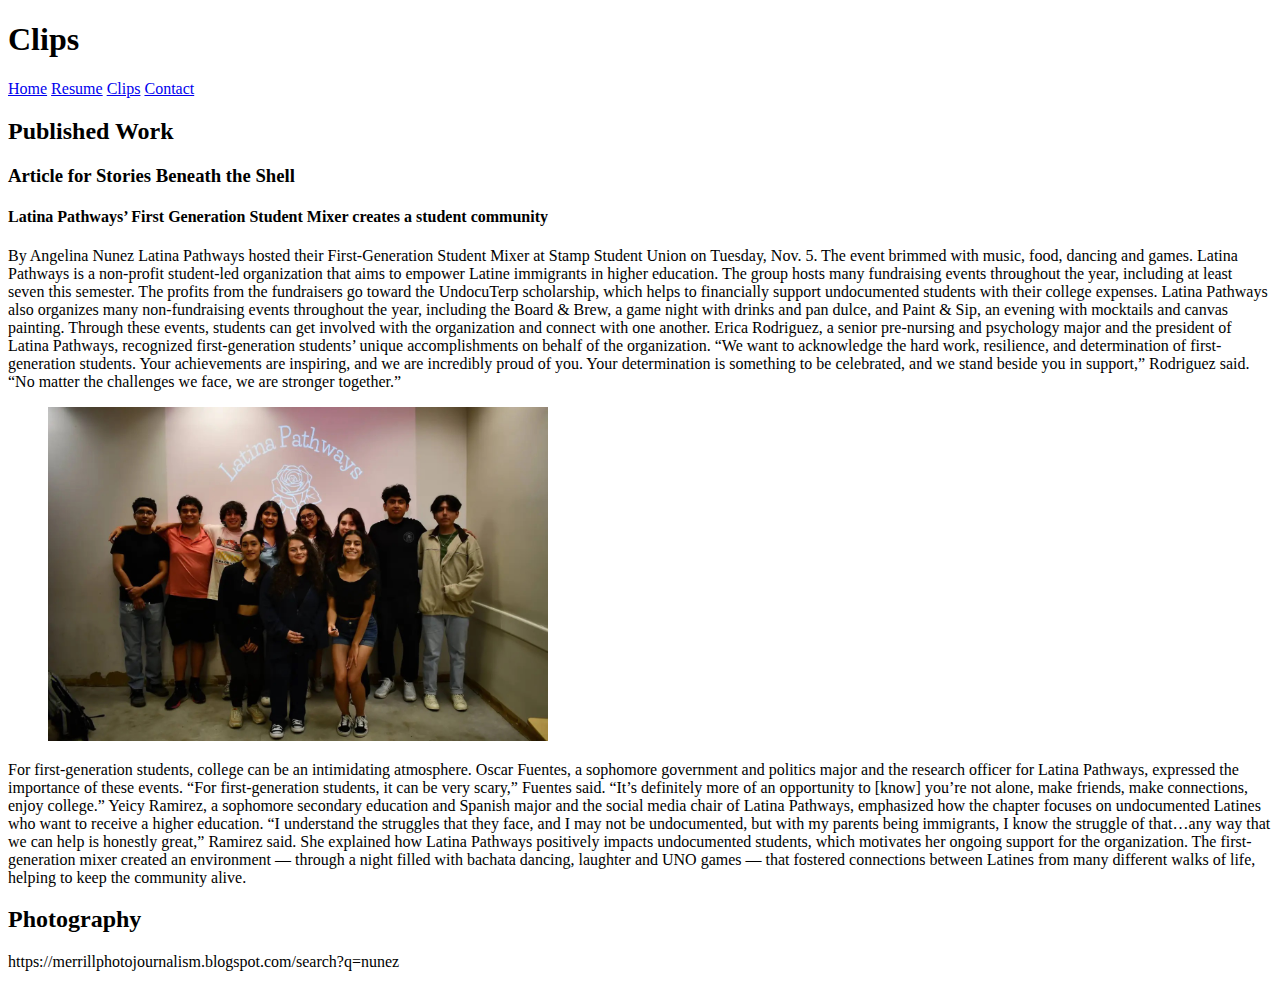
<file: clips/index.html>
<!DOCTYPE html>
<html lang="en">

<head>
    <meta charset="utf-8">
    <meta name="viewport" content="width=device-width, initial-scale=1">
    <title>clips</title>
    <meta name="clips" content="clips content">
    <link href="https://cdn.jsdelivr.net/npm/bootstrap@5.3.8/dist/css/bootstrap.min.css" rel="stylesheet"
        integrity="sha384-sRIl4kxILFvY47J16cr9ZwB07vP4J8+LH7qKQnuqkuIAvNWLzeN8tE5YBujZqJLB" crossorigin="anonymous">
    <link rel="stylesheet" href="../site/css/style.css">
    <script src="https://cdn.jsdelivr.net/npm/bootstrap@5.3.8/dist/js/bootstrap.bundle.min.js"
        integrity="sha384-FKyoEForCGlyvwx9Hj09JcYn3nv7wiPVlz7YYwJrWVcXK/BmnVDxM+D2scQbITxI"
        crossorigin="anonymous"></script>
</head>

<body>
    <div class="container">
        <div class="row justify-content-center align-items-center">
            <h1>Clips</h1>
            <nav>
                <a href="../">Home</a>
                <a href="/resume">Resume</a>
                <a href="#">Clips</a>
                <a href="/contact">Contact</a>
            </nav>
        </div>
        <div class="article-text">
            <h2 class="fw-semibold">Published Work</h2>
            <h3>Article for Stories Beneath the Shell</h3>
            <h4>Latina Pathways’ First Generation Student Mixer creates a student community</h4>
            <p>By Angelina Nunez

                Latina Pathways hosted their First-Generation Student Mixer at Stamp Student Union on Tuesday,
                Nov.
                5. The event brimmed with music, food, dancing and games.

                Latina Pathways is a non-profit student-led organization that aims to empower Latine immigrants
                in
                higher education. The group hosts many fundraising events throughout the year, including at
                least
                seven this semester.

                The profits from the fundraisers go toward the UndocuTerp scholarship, which helps to
                financially
                support undocumented students with their college expenses.

                Latina Pathways also organizes many non-fundraising events throughout the year, including the
                Board
                & Brew, a game night with drinks and pan dulce, and Paint & Sip, an evening with mocktails and
                canvas painting. Through these events, students can get involved with the organization and
                connect
                with one another.

                Erica Rodriguez, a senior pre-nursing and psychology major and the president of Latina Pathways,
                recognized first-generation students’ unique accomplishments on behalf of the organization.

                “We want to acknowledge the hard work, resilience, and determination of first-generation
                students.
                Your achievements are inspiring, and we are incredibly proud of you. Your determination is
                something
                to be celebrated, and we stand beside you in support,” Rodriguez said. “No matter the challenges
                we
                face, we are stronger together.”</p>
            <figure class="text-center">
                <img src="../site/images/latinapathways.jpeg" alt="Group photo of fall 2024 Latina Pathways members"
                    style="width: 500px; height: auto;">
                <figcaption="Latina Pathways club members on May 6, 2024. Photo by Edson Orellana."
                    style="width: 500px; height: auto;" align-items-center>
            </figure>
            <p>For first-generation students, college can be an intimidating atmosphere. Oscar Fuentes, a
                sophomore
                government and politics major and the research officer for Latina Pathways, expressed the
                importance
                of these events.

                “For first-generation students, it can be very scary,” Fuentes said. “It’s definitely more of an
                opportunity to [know] you’re not alone, make friends, make connections, enjoy college.”

                Yeicy Ramirez, a sophomore secondary education and Spanish major and the social media chair of
                Latina Pathways, emphasized how the chapter focuses on undocumented Latines who want to receive
                a
                higher education.

                “I understand the struggles that they face, and I may not be undocumented, but with my parents
                being
                immigrants, I know the struggle of that…any way that we can help is honestly great,” Ramirez
                said.

                She explained how Latina Pathways positively impacts undocumented students, which motivates her
                ongoing support for the organization.

                The first-generation mixer created an environment — through a night filled with bachata dancing,
                laughter and UNO games — that fostered connections between Latines from many different walks of
                life, helping to keep the community alive. </p>
            <h2>Photography</h2>
            <p>https://merrillphotojournalism.blogspot.com/search?q=nunez</p>
        </div>
    </div>
</body>

</html>
</file>
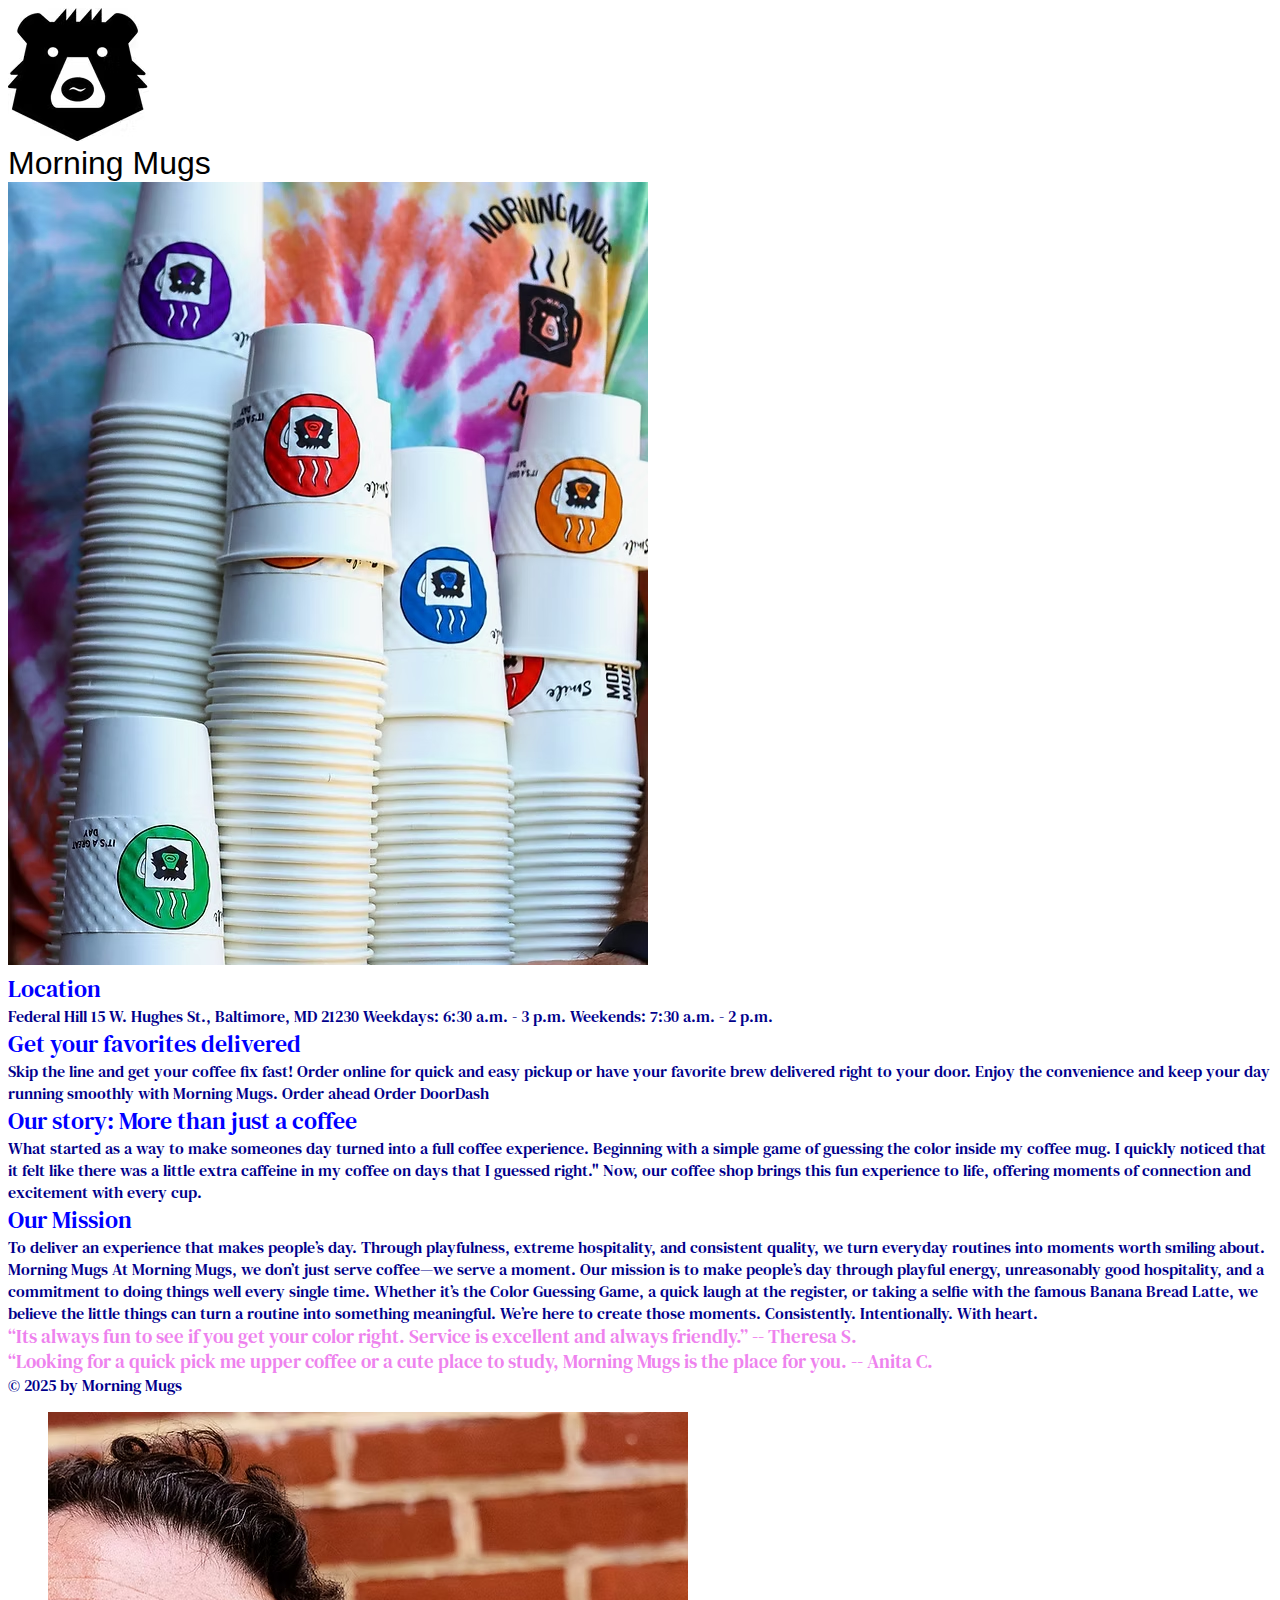
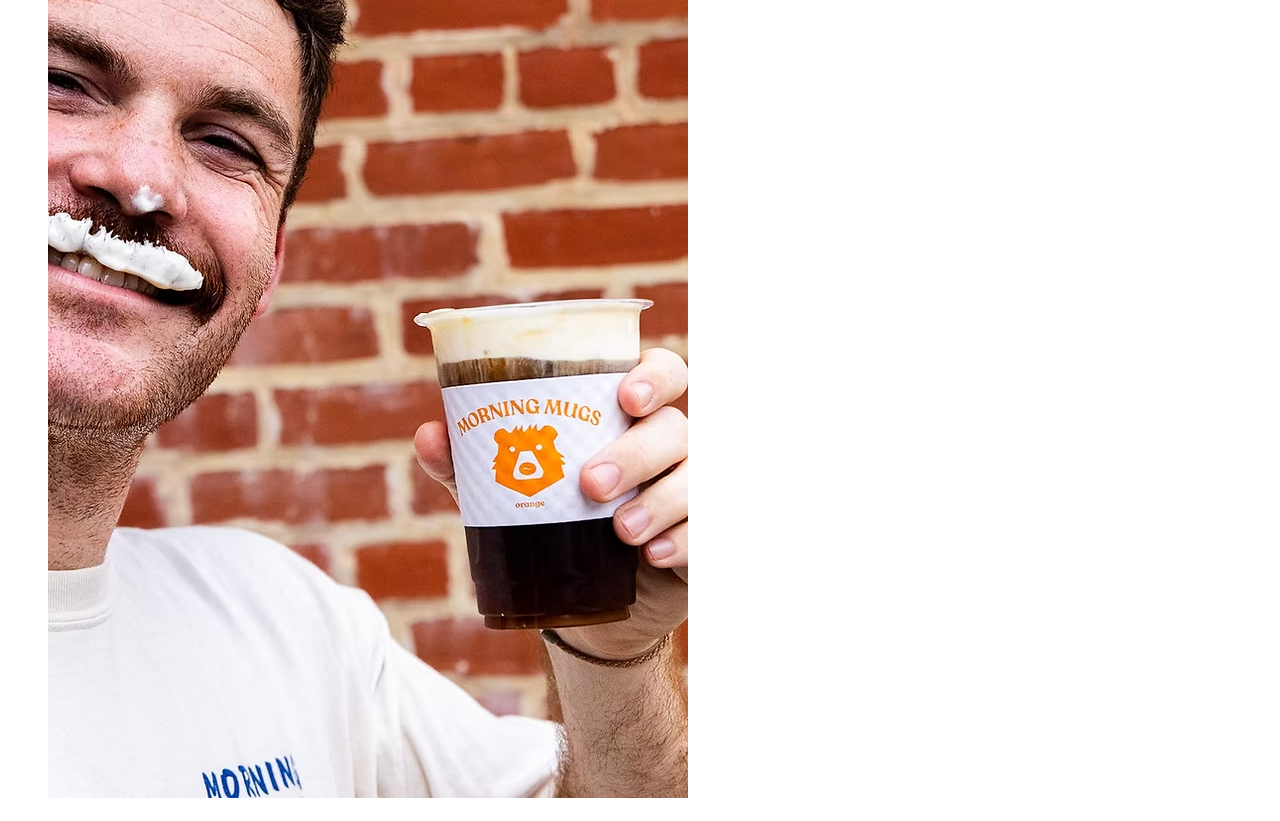
<file: projects/business-page/index.html>
<!DOCTYPE html>
<html lang="en">

<head>
    <meta charset="utf-8">
    <meta name="viewport" content="width=device-width, initial-scale=1">
    <title>business-page</title>
    <meta name="business-page" content="business-page">
    <link href="https://cdn.jsdelivr.net/npm/bootstrap@5.3.8/dist/css/bootstrap.min.css" rel="stylesheet"
        integrity="sha384-sRIl4kxILFvY47J16cr9ZwB07vP4J8+LH7qKQnuqkuIAvNWLzeN8tE5YBujZqJLB" crossorigin="anonymous">
    <link rel="preconnect" href="https://fonts.googleapis.com">
    <link rel="preconnect" href="https://fonts.gstatic.com" crossorigin>
    <link
        href="https://fonts.googleapis.com/css2?family=DM+Serif+Text:ital@0;1&family=Epunda+Sans:ital,wght@0,300..900;1,300..900&family=Poppins:ital,wght@0,100;0,200;0,300;0,400;0,500;0,600;0,700;0,800;0,900;1,100;1,200;1,300;1,400;1,500;1,600;1,700;1,800;1,900&family=Signika:wght@300..700&display=swap"
        rel="stylesheet">
    </link>
    <link rel="stylesheet" href="css/style.css">
    <script src="https://cdn.jsdelivr.net/npm/bootstrap@5.3.8/dist/js/bootstrap.bundle.min.js"
        integrity="sha384-FKyoEForCGlyvwx9Hj09JcYn3nv7wiPVlz7YYwJrWVcXK/BmnVDxM+D2scQbITxI"
        crossorigin="anonymous"></script>
</head>

<body>
    <div class="container-fluid">
        <header>
            <img src="images/logo.png" alt="morning mugs logo">
            <h1>Morning Mugs</h1>
        </header>
        <main>
            <section>
                <img src="images/mugs-1.png" alt="stack of Morning Mug Cups" class="img-fluid">
                <h2>Location</h2>
                <p>Federal Hill
                    15 W. Hughes St.,
                    Baltimore, MD 21230

                    Weekdays: 6:30 a.m. - 3 p.m.
                    Weekends: 7:30 a.m. - 2 p.m.</p>
                </p>
            </section>
            <section>
                <h2>Get your favorites delivered</h2>
                <p>Skip the line and get your coffee fix fast! Order online for quick and easy pickup or have your
                    favorite brew delivered right to your door. Enjoy the convenience and keep your day running smoothly
                    with Morning Mugs.

                    Order ahead
                    Order DoorDash
                </p>
            </section>
            <section>
                <h2>Our story: More than just a coffee</h2>
                <p>What started as a way to make someones day turned into a full coffee experience.

                    Beginning with a simple game of guessing the color inside my coffee mug. I quickly noticed that it
                    felt like there was a little extra caffeine in my coffee on days that I guessed right."

                    Now, our coffee shop brings this fun experience to life, offering moments of connection and
                    excitement with every cup.
                </p>
            </section>
            <section>
                <h2>Our Mission</h2>
                <p>To deliver an experience that makes people’s day.

                    Through playfulness, extreme hospitality, and consistent quality, we turn everyday routines into
                    moments worth smiling about.

                    Morning Mugs At Morning Mugs, we don’t just serve coffee—we serve a moment. Our mission is to make
                    people’s day through playful energy, unreasonably good hospitality, and a commitment to doing things
                    well every single time.

                    Whether it’s the Color Guessing Game, a quick laugh at the register, or taking a selfie with the
                    famous Banana Bread Latte, we believe the little things can turn a routine into something
                    meaningful. We’re here to create those moments. Consistently. Intentionally. With heart.
                </p>
            </section>
            <section>
                <h3>“Its always fun to see if you get your color right. Service is excellent and always friendly.”
                    -- Theresa S.
                </h3>
            </section>
            <section>
                <h3>“Looking for a quick pick me upper coffee or a cute place to study, Morning Mugs is the place for
                    you.
                    -- Anita C.
                </h3>
            </section>
            <p>© 2025 by Morning Mugs</p>
            </section>
            <figure>
                <img src="images/mugs-2.png" alt="man with coffee foam mustache holding Morning Mugs coffee"
                    class="img-fluid">
            </figure>
        </main>
    </div>
</body>

</html>
</file>
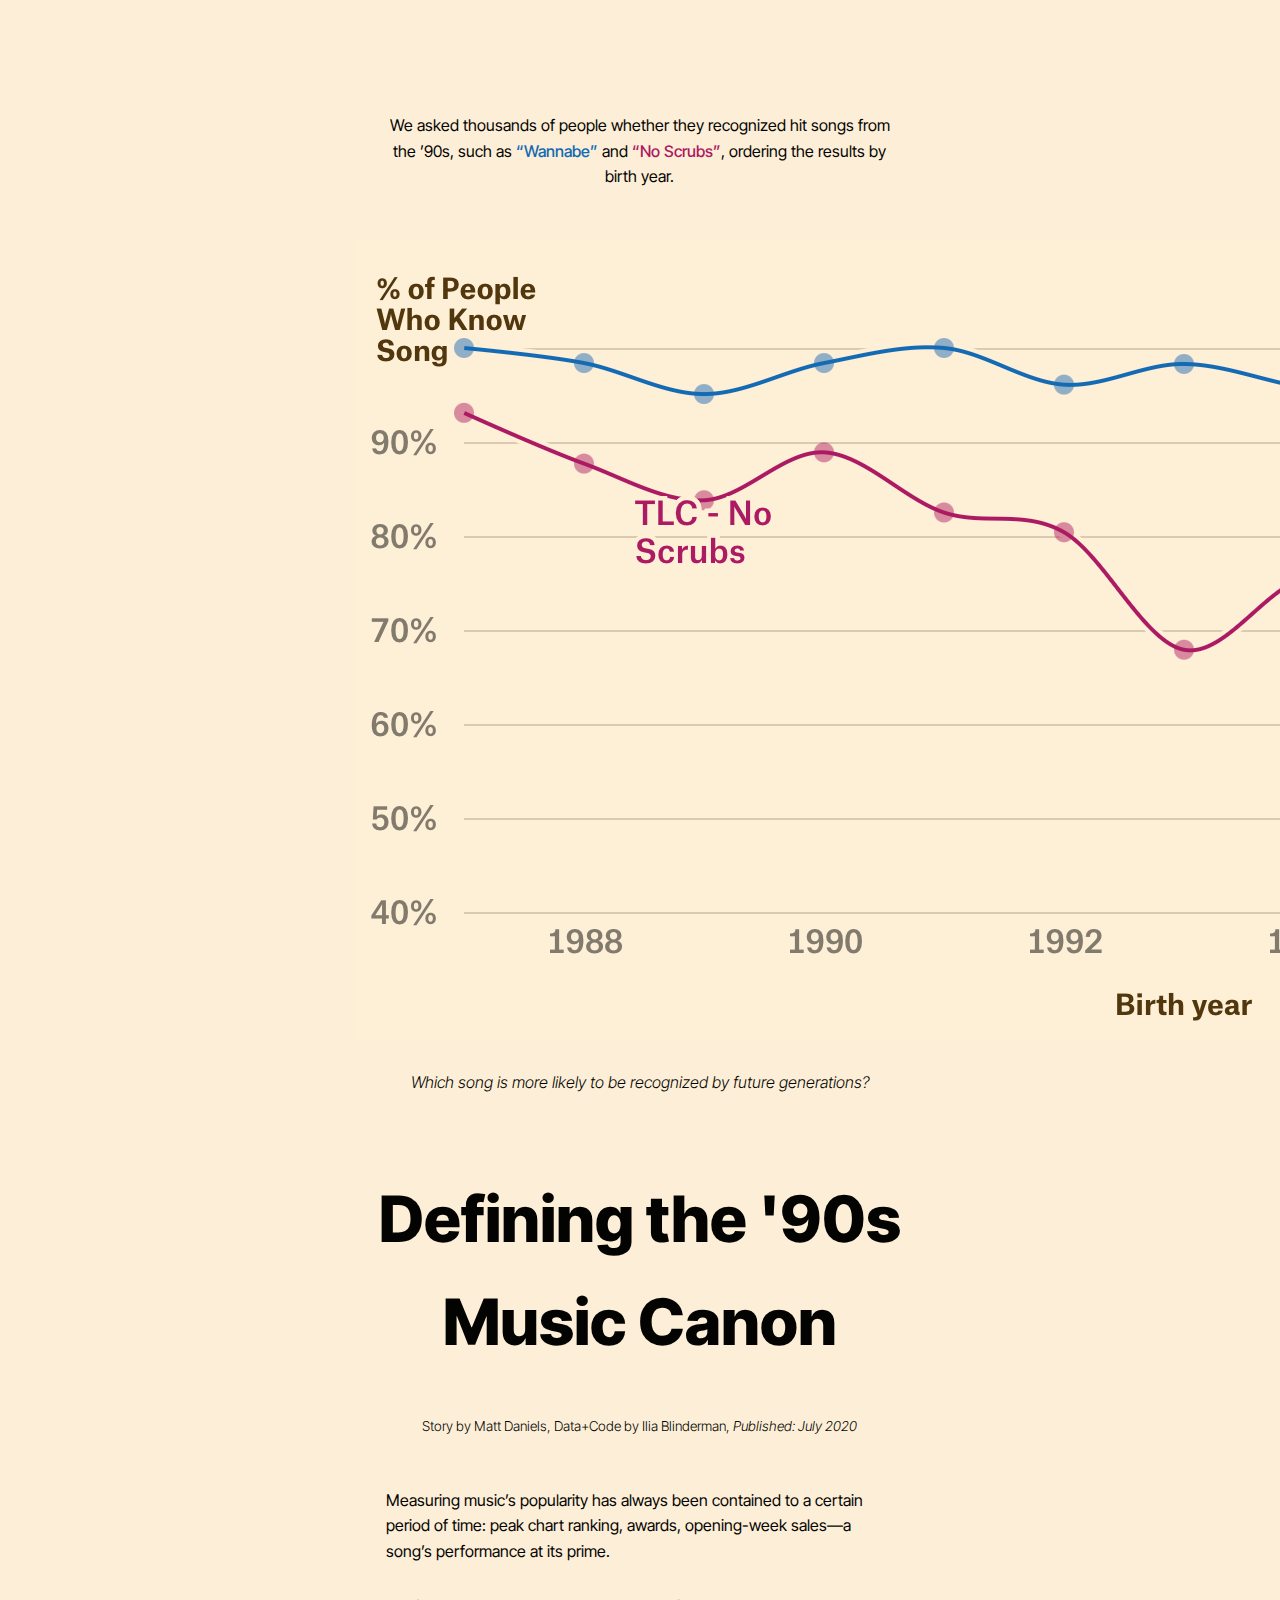
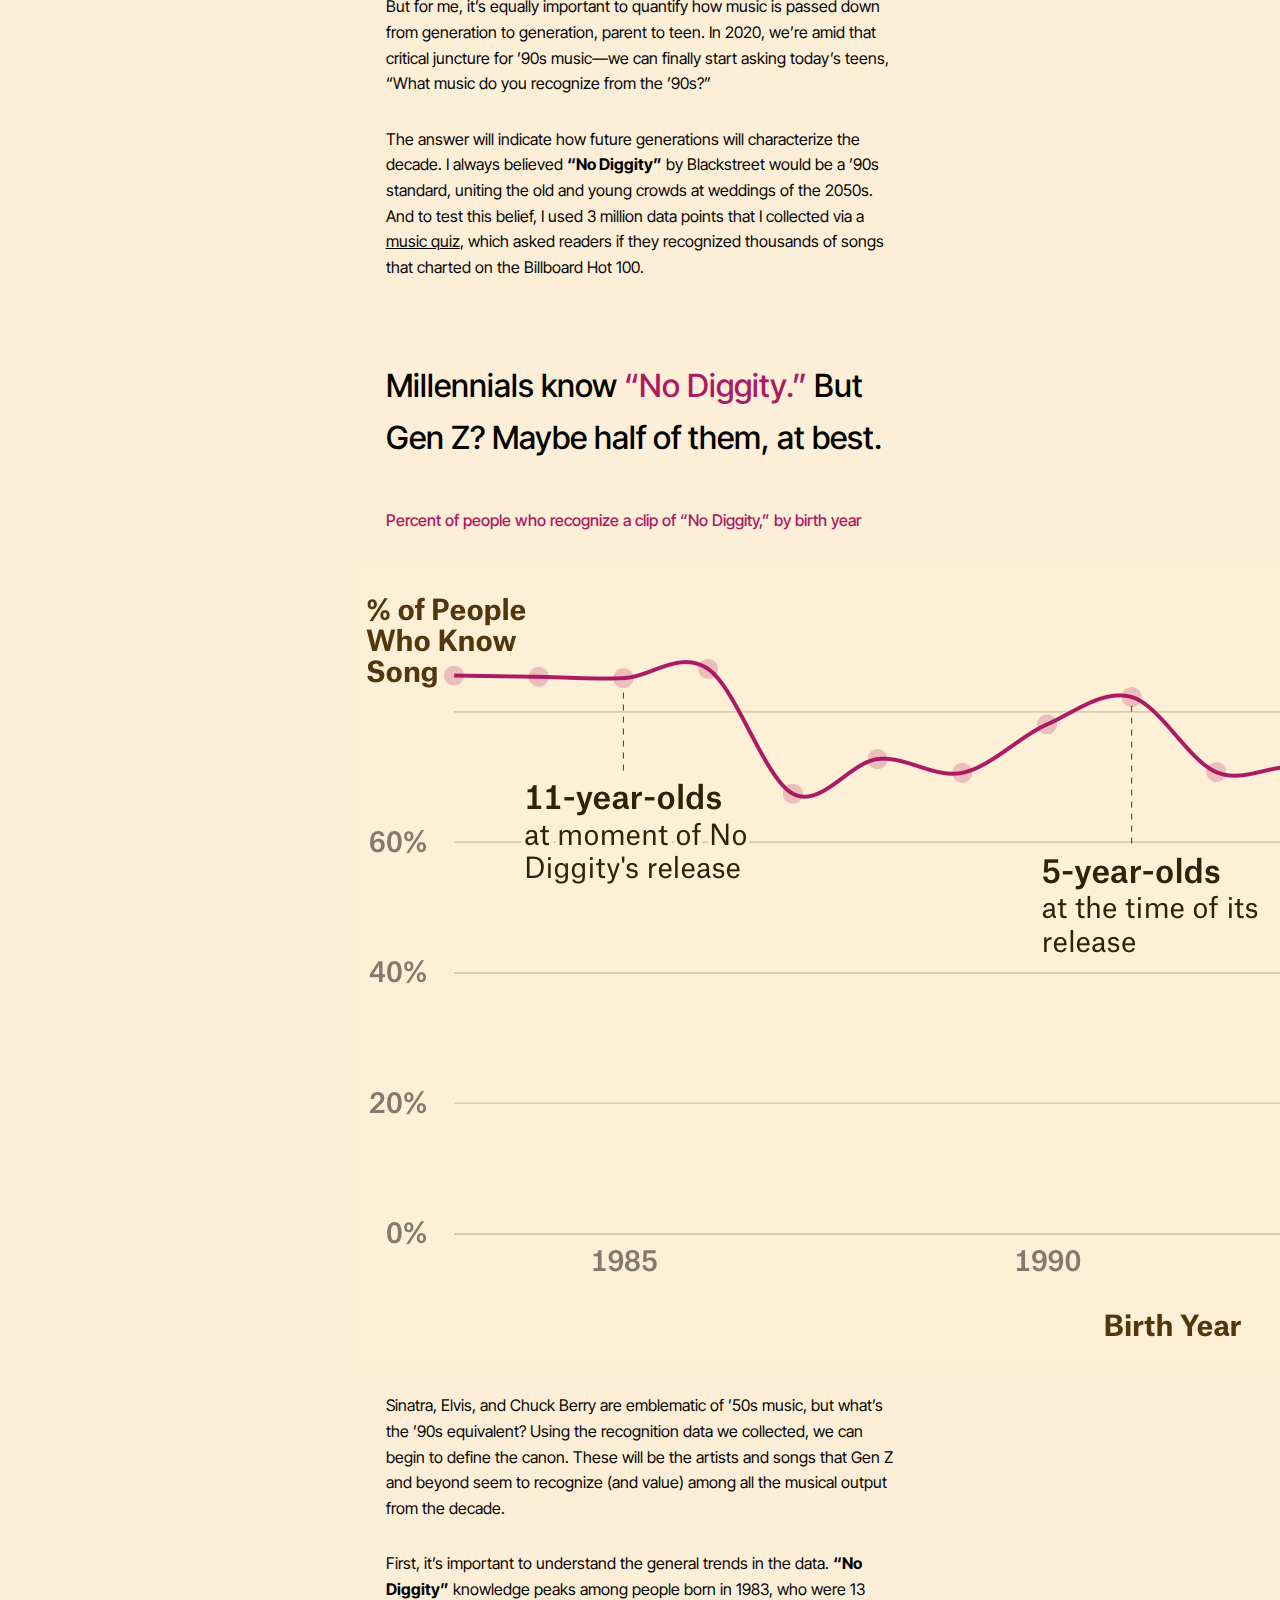
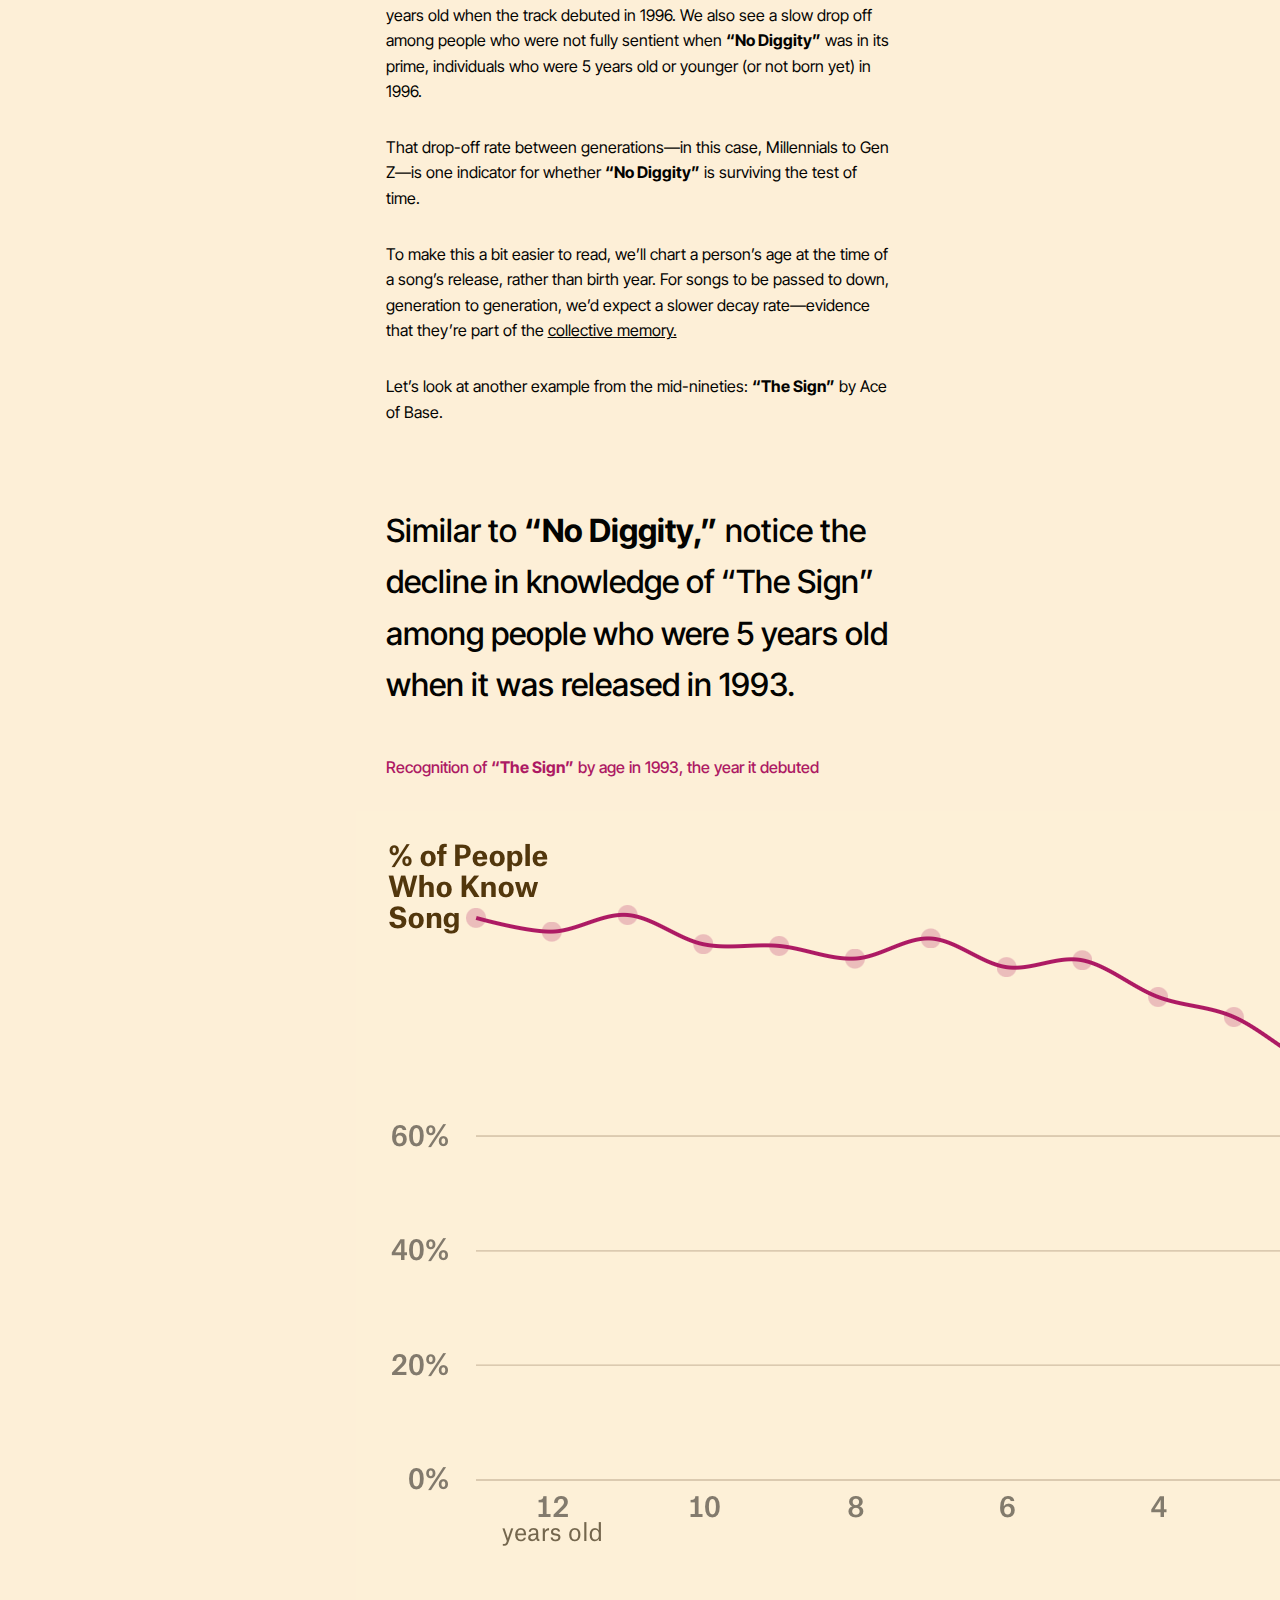
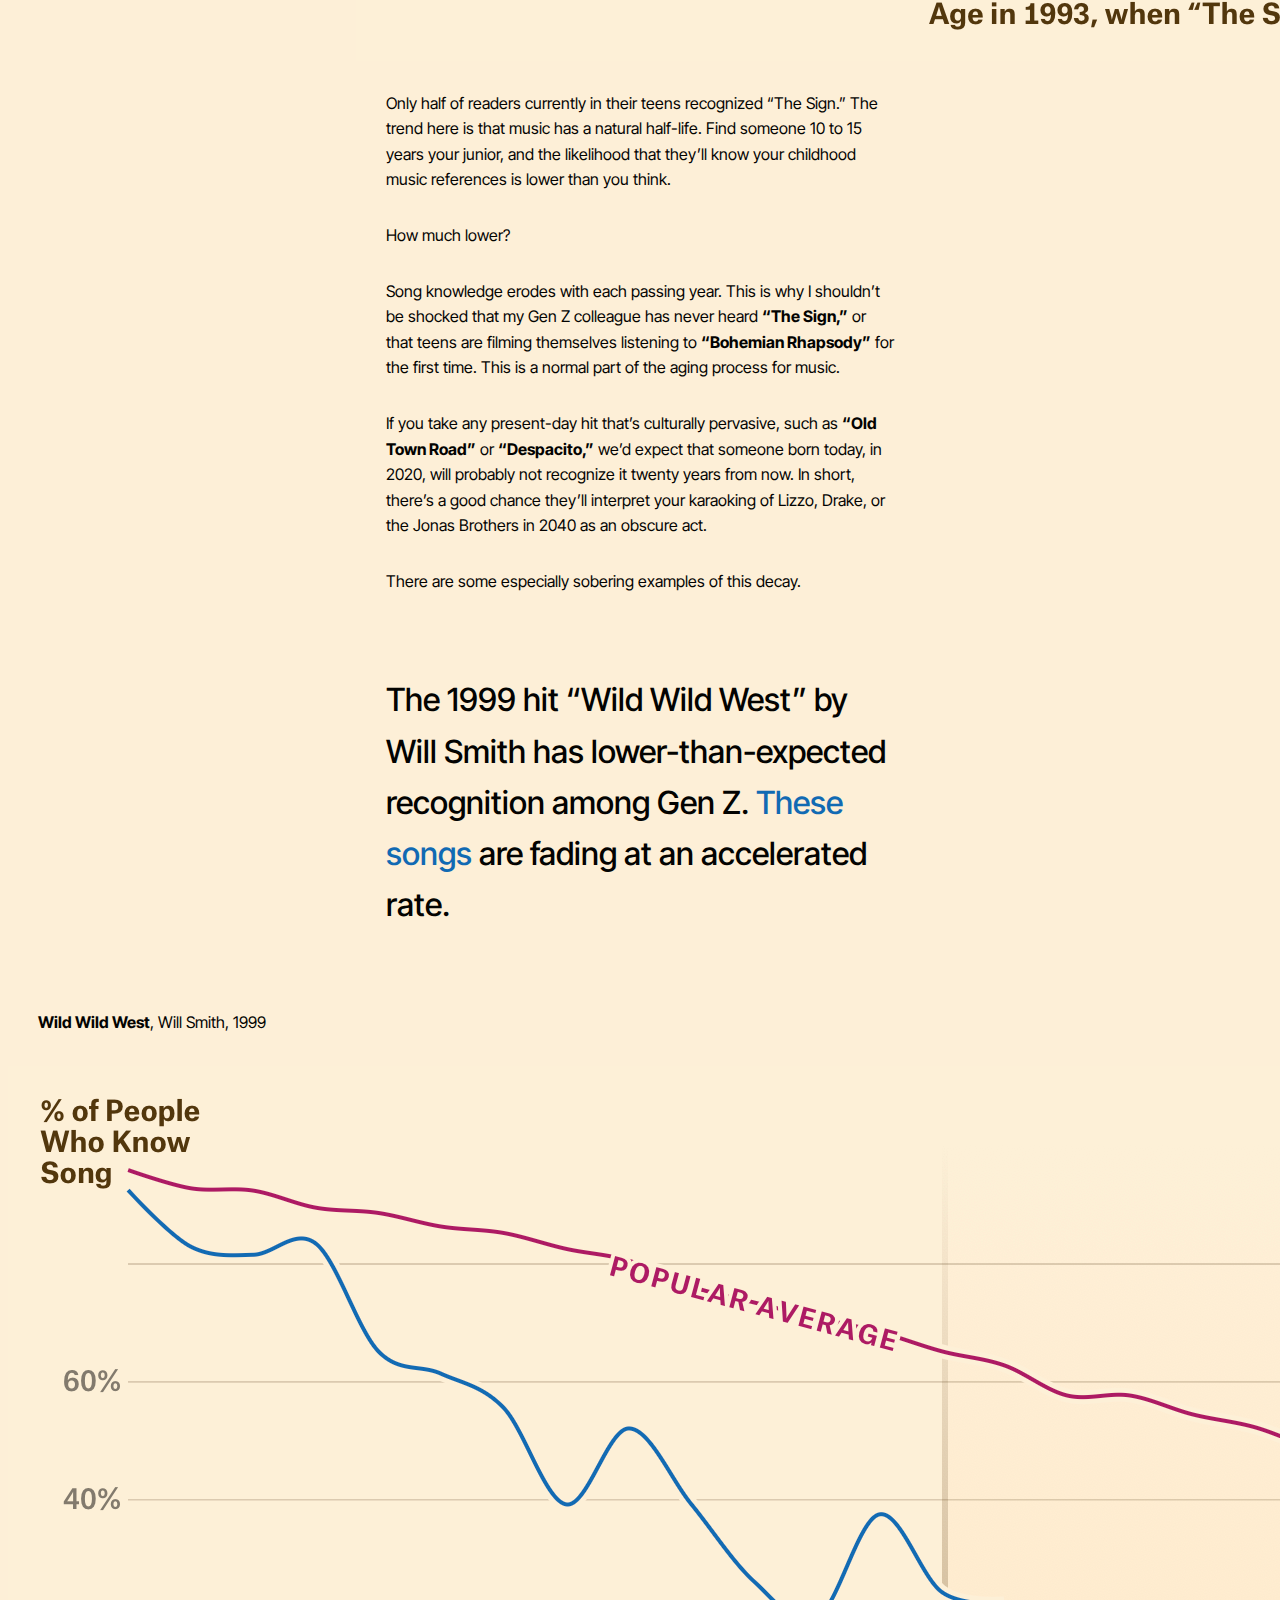
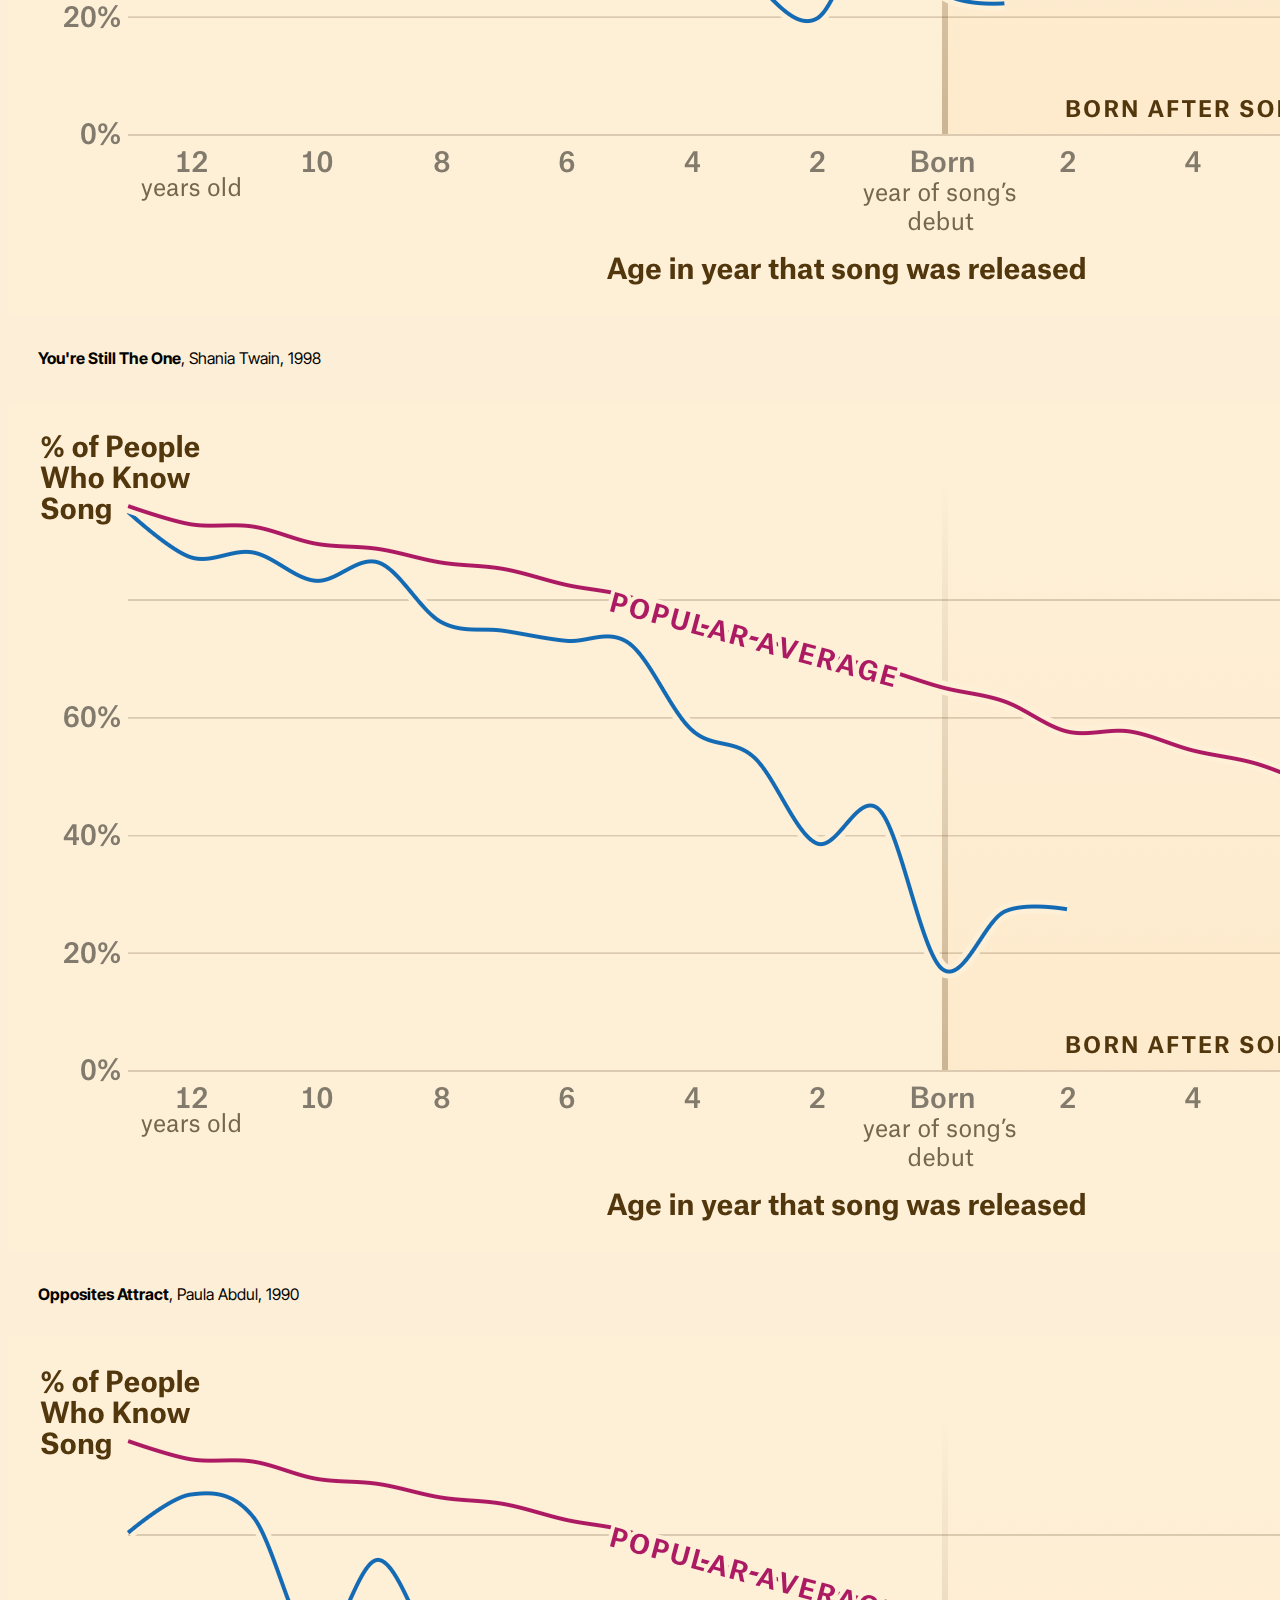
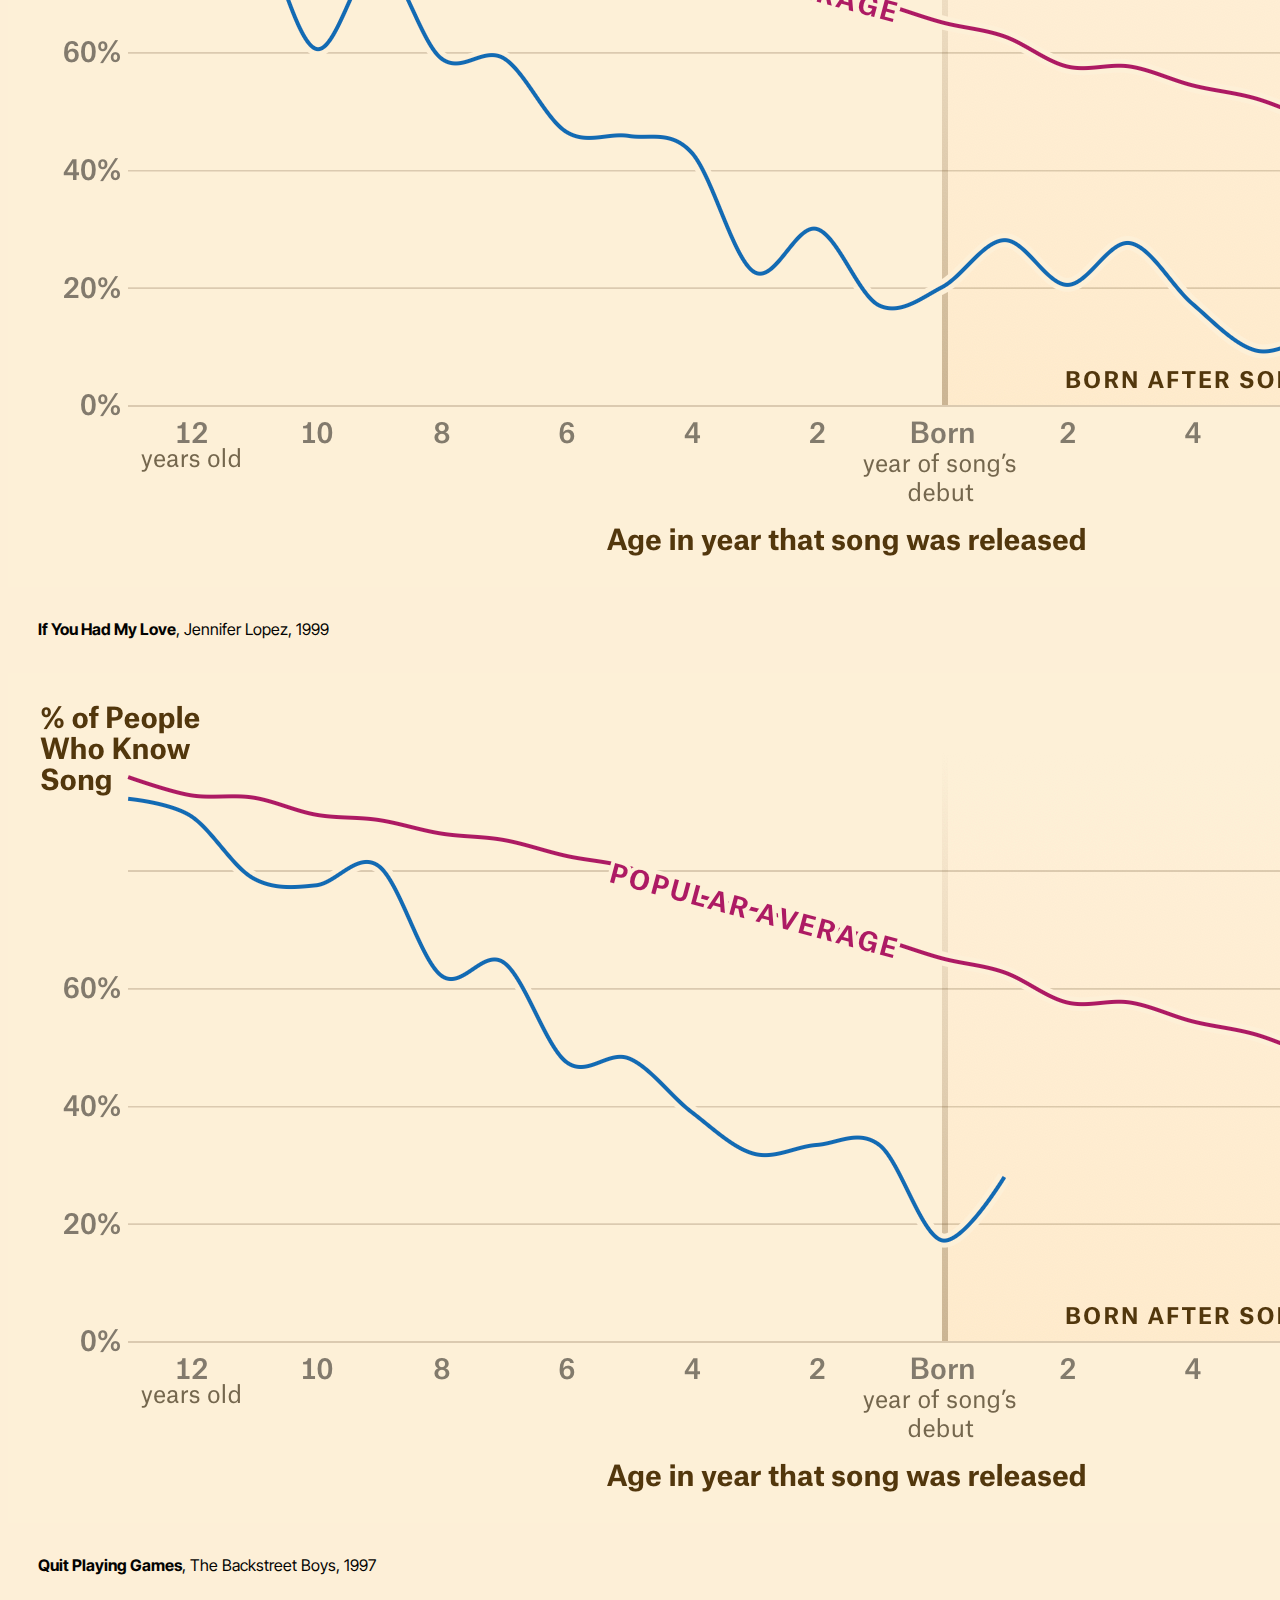
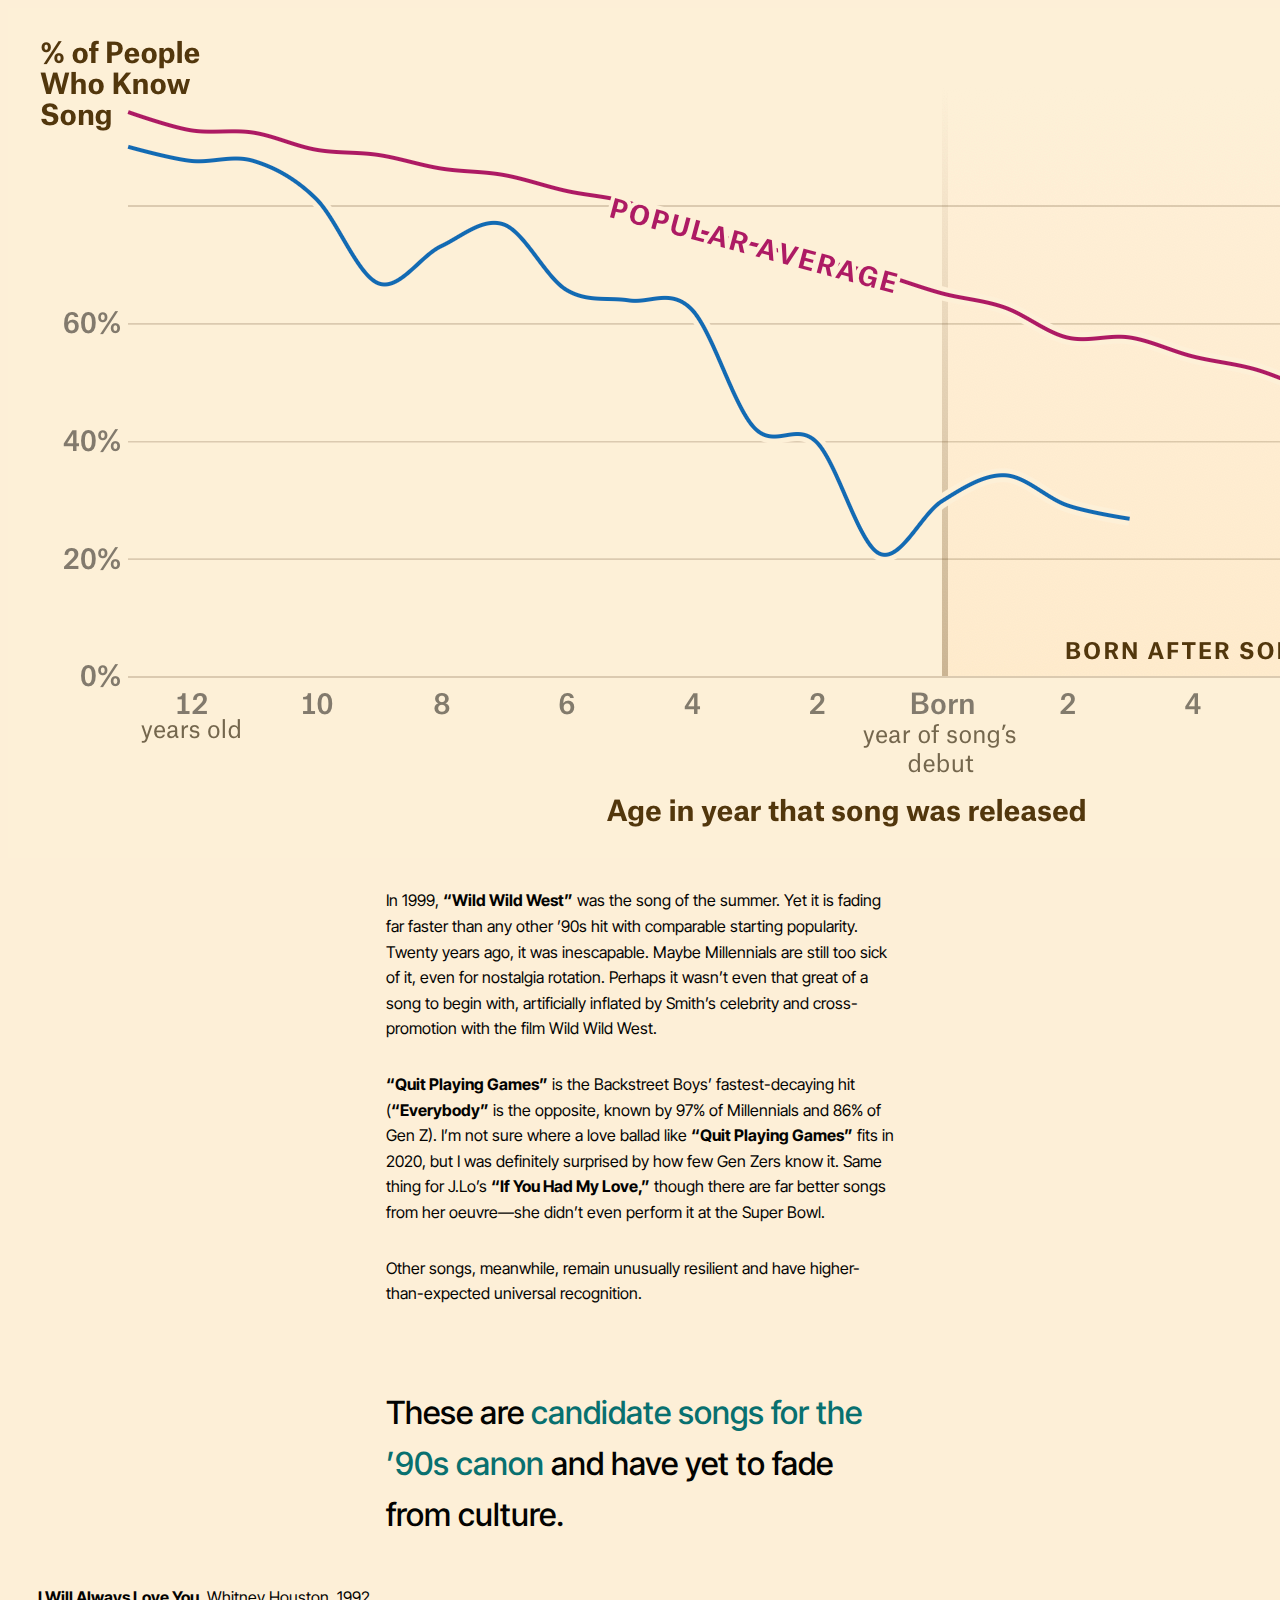
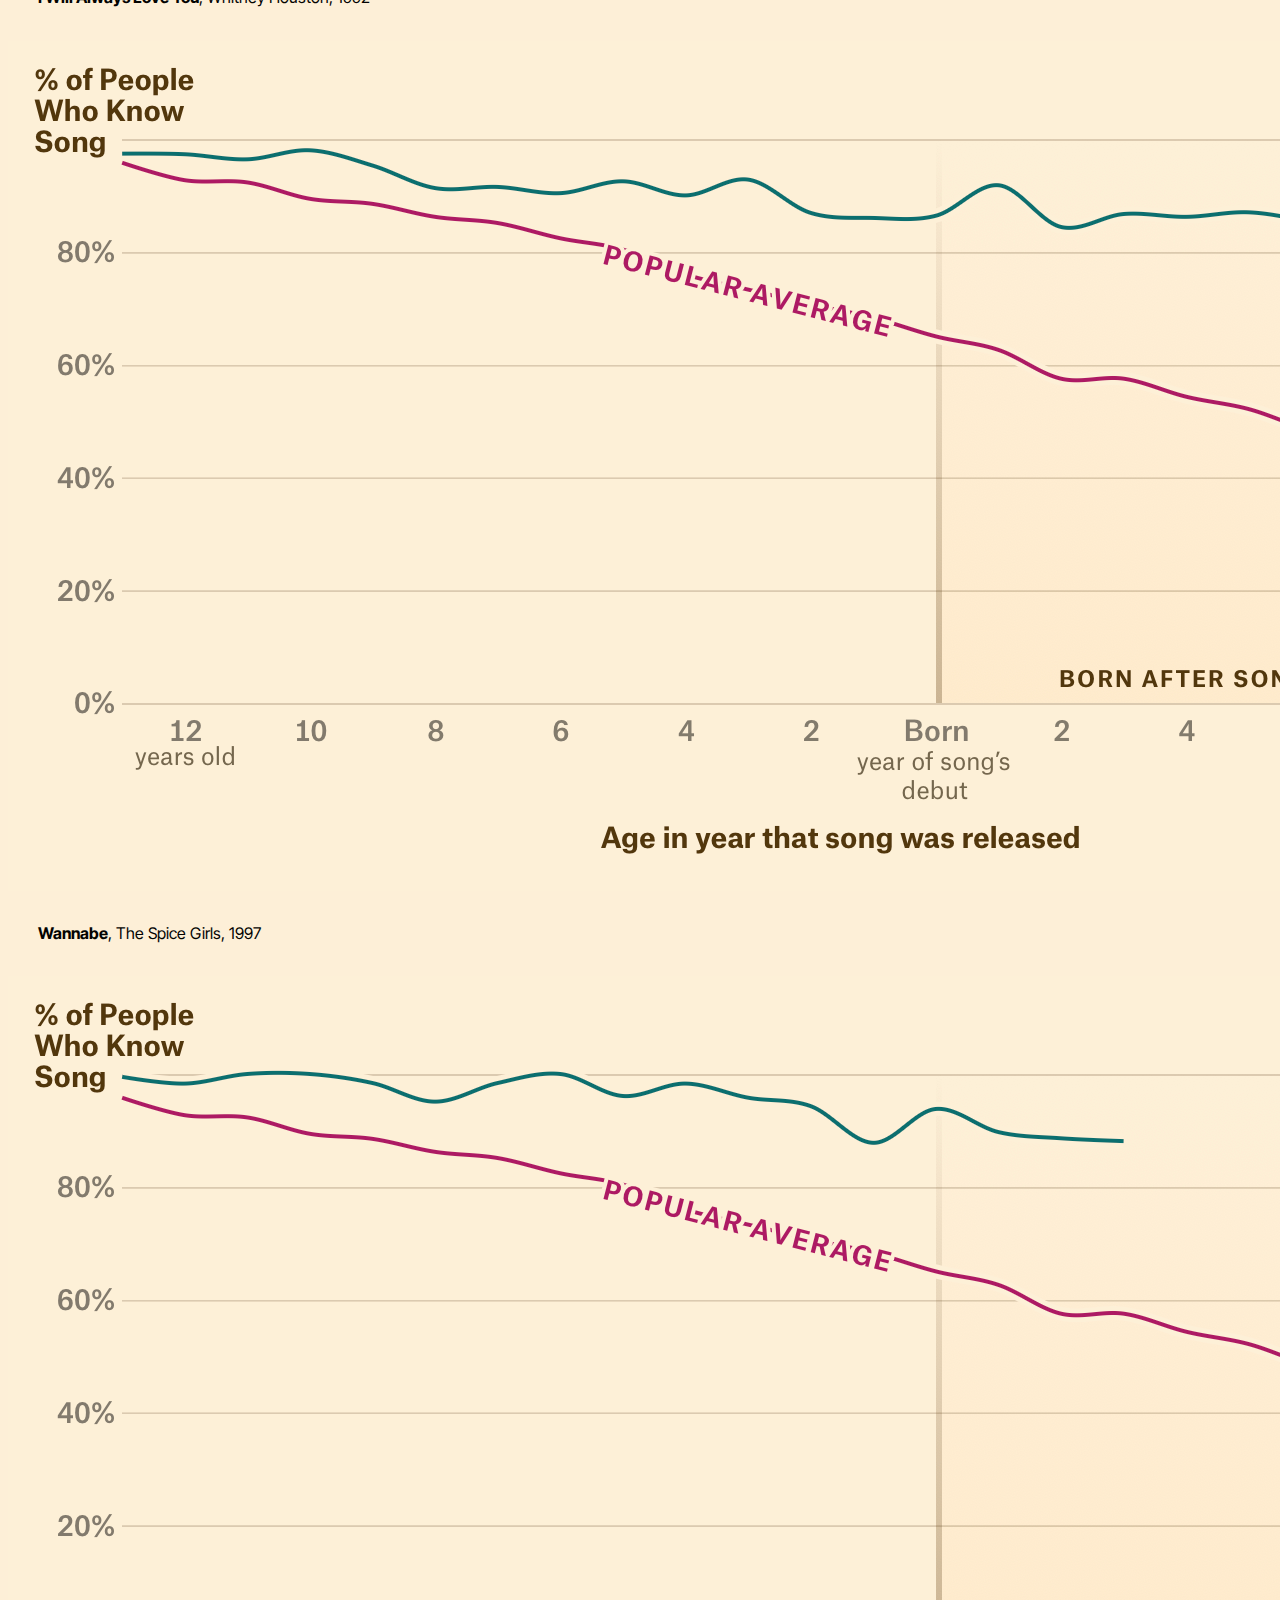
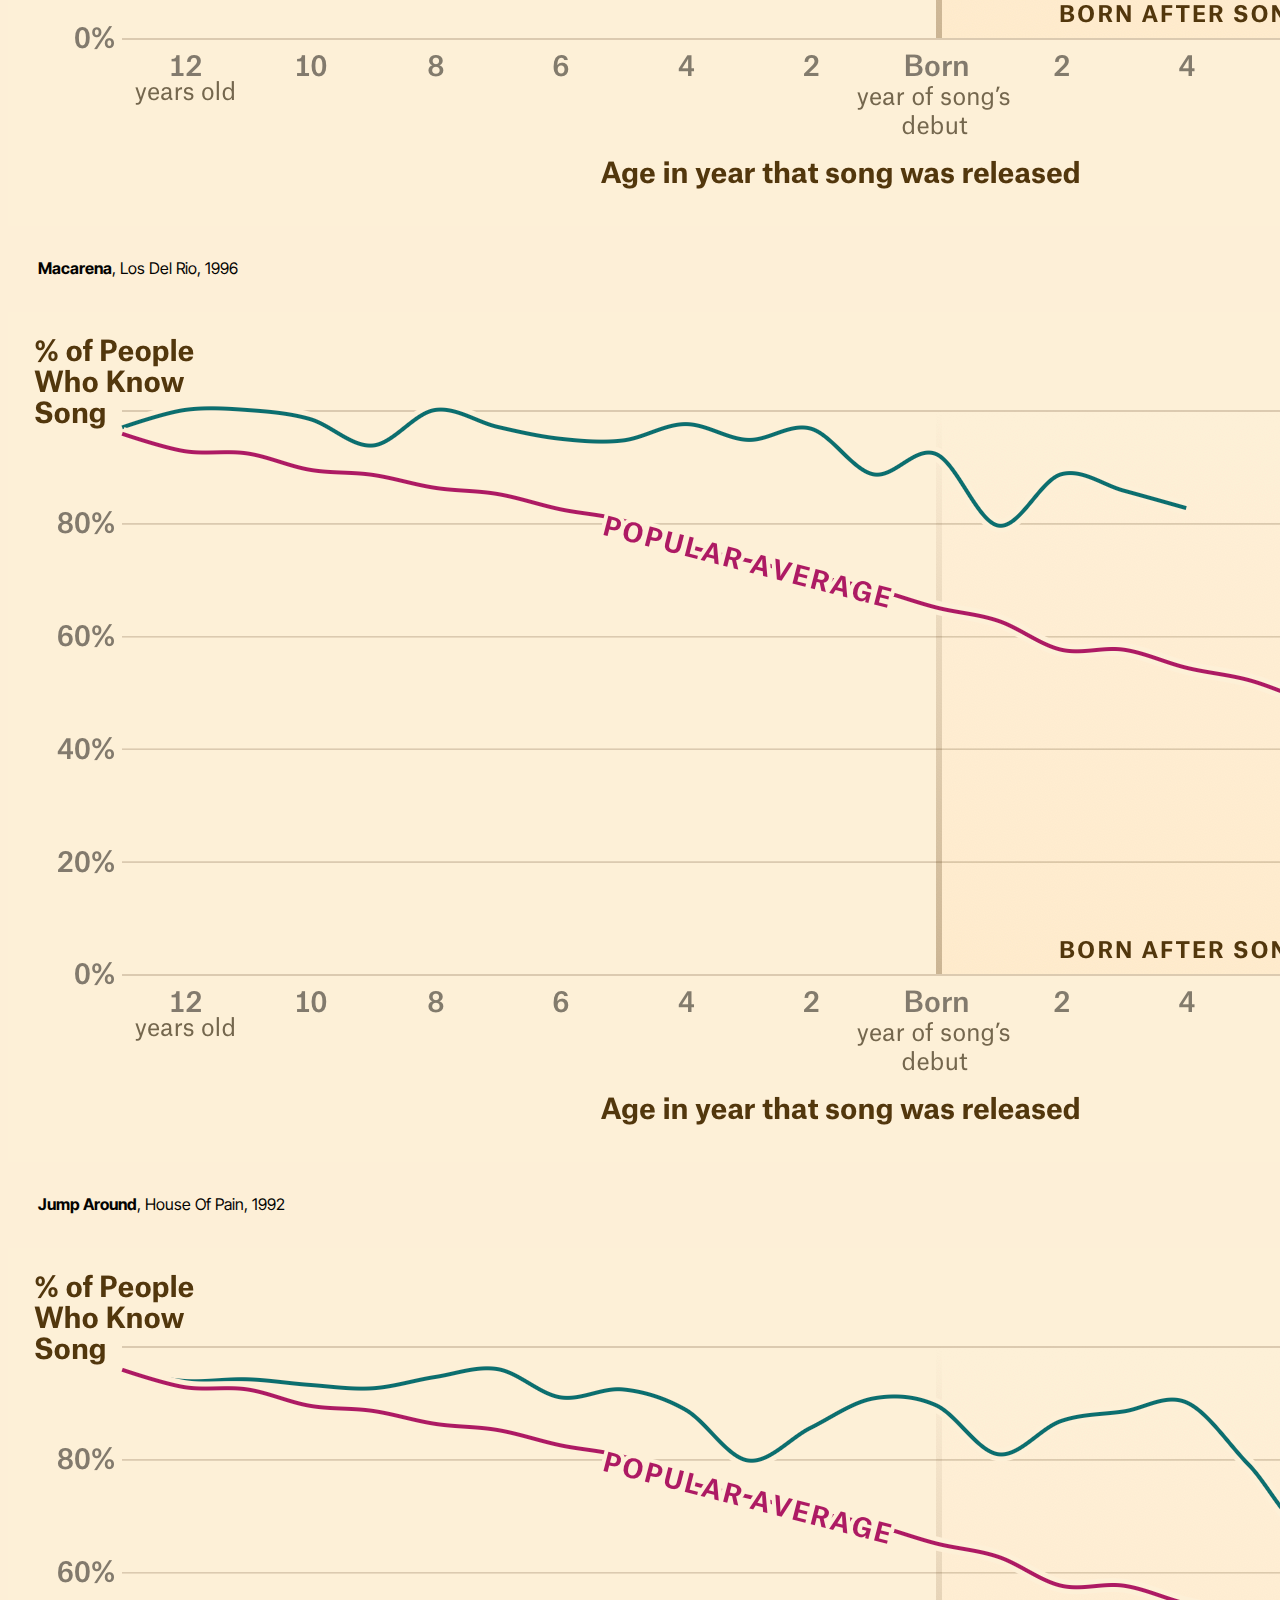
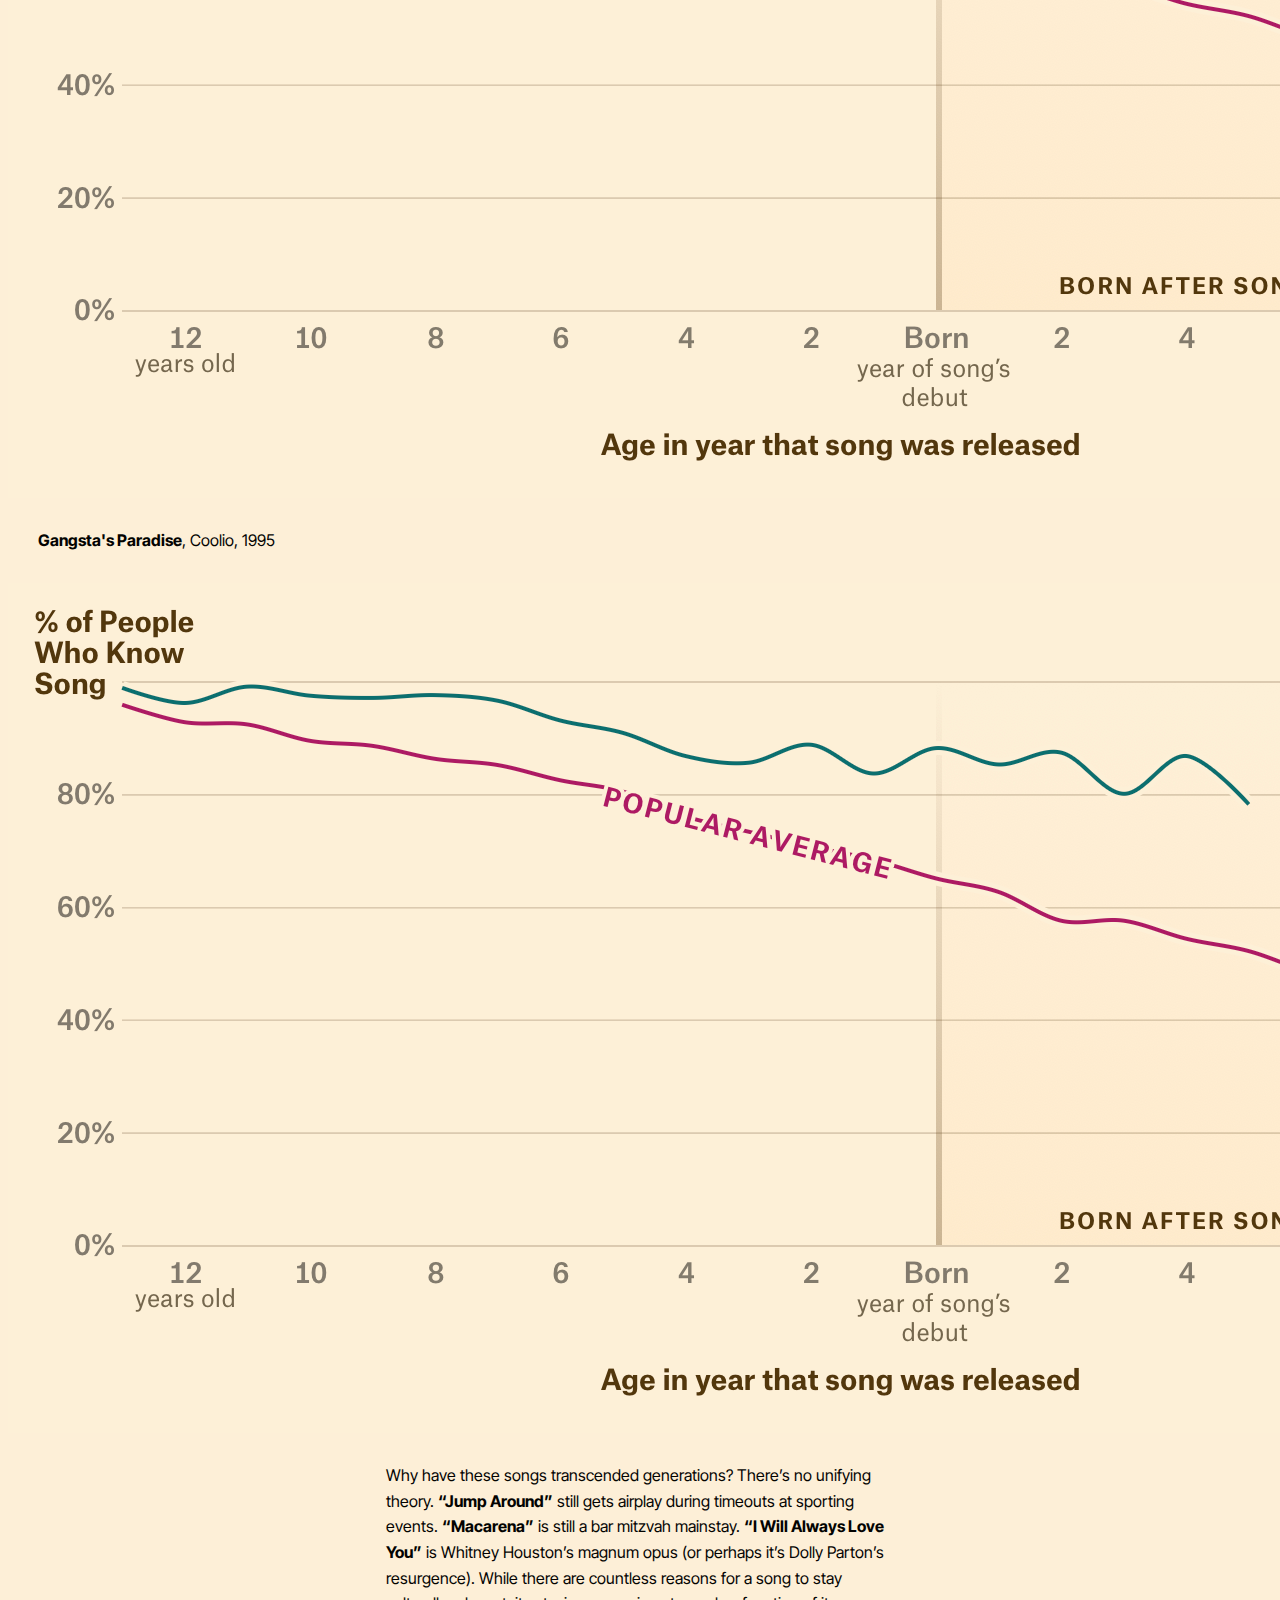
<file: projects/midterm/index.html>
<head>
    <meta charset="utf-8">
    <meta name="viewport" content="width=device-width, initial-scale=1">
    <title>midterm-code</title>
    <meta name="description" content="We asked thousands of people whether they recognized
                    hit songs from the ’90s, such as Wannabe and No Scrubs, ordering the results by birth year.">
    <link href="https://cdn.jsdelivr.net/npm/bootstrap@5.3.8/dist/css/bootstrap.min.css" rel="stylesheet"
        integrity="sha384-sRIl4kxILFvY47J16cr9ZwB07vP4J8+LH7qKQnuqkuIAvNWLzeN8tE5YBujZqJLB" crossorigin="anonymous">
    <!--fonts-->
    <link rel="preconnect" href="https://fonts.googleapis.com">
    <link rel="preconnect" href="https://fonts.gstatic.com" crossorigin>
    <link href="https://fonts.googleapis.com/css2?family=Inter+Tight:ital,wght@0,100..900;1,100..900&display=swap"
        rel="stylesheet">
    <link rel="stylesheet" href="css/style.css">
    <script src="https://cdn.jsdelivr.net/npm/bootstrap@5.3.8/dist/js/bootstrap.bundle.min.js"
        integrity="sha384-FKyoEForCGlyvwx9Hj09JcYn3nv7wiPVlz7YYwJrWVcXK/BmnVDxM+D2scQbITxI"
        crossorigin="anonymous"></script>
</head>

<body>
    <header>
        <div class="container">
            <div class="row justify-content-center">
                <p class="lead">We asked thousands of people whether they recognized
                    hit songs from the ’90s, such as <span class="wannabe">“Wannabe”</span> and <span class="scrubs">“No
                        Scrubs”</span>, ordering the results by birth year.</p>
                <img src="images/01-noscrubs-wannabe.png"
                    alt="Graph of % of people who know 'No Scrubs' and 'Wannabe' and their birth year."
                    class="img-fluid">
                <p class="subhead">Which song is more likely to be recognized by future generations?</p>
                <h1>Defining the '90s Music Canon</h1>
                <p class="byline">Story by Matt Daniels, Data+Code by Ilia Blinderman,
                    <em>Published: July 2020</em>
                </p>
            </div>
        </div>
    </header>

    <main>
        <section>
            <div class="container">
                <div class="row justify-content-center">
                    <p>Measuring music’s popularity has always been contained to a
                        certain period of time: peak chart ranking, awards, opening-week
                        sales—a song’s performance at its prime.</p>
                    <p>But for me, it’s equally important to quantify how music is passed
                        down from generation to generation, parent to teen. In 2020, we’re
                        amid that critical juncture for ’90s music—we can finally start
                        asking today’s teens, “What music do you recognize from the
                        ’90s?”</p>
                    <p>The answer will indicate how future generations will characterize
                        the decade. I always believed <b>“No Diggity”</b> by Blackstreet
                        would be a ’90s standard, uniting the old and young crowds at
                        weddings of
                        the 2050s. And to test this belief, I used 3 million data points that
                        I collected via a <a href="https://pudding.cool/2020/04/music-challenge/" target="_blank">music
                            quiz</a>, which asked readers
                        if they recognized thousands of songs that charted on the Billboard
                        Hot 100. </p>
                    <p class="chart-hed">Millennials know <span class="diggity">“No Diggity.”</span> But
                        Gen Z? Maybe half of them, at
                        best.</p>
                    <p class="chart-subhed">Percent of people who recognize a clip of “No
                        Diggity,” by birth year</p>
                    <div class="chart">
                        <img src="images/02-nodiggity.png"
                            alt="Graph of % of people who know 'No Diggity' and their birth year." class="img-fluid">
                        <p>Sinatra, Elvis, and Chuck Berry are emblematic of ’50s music, but
                            what’s the ’90s equivalent? Using the recognition data we collected,
                            we can begin to define the canon. These will be the artists and songs
                            that Gen Z and beyond seem to recognize (and value) among all the
                            musical output from the decade.</p>
                        <p>First, it’s important to understand the general trends in the
                            data. <b>“No Diggity”</b> knowledge peaks among people born in 1983,
                            who were 13 years old when the track debuted in 1996. We also see a
                            slow drop off among people who were not fully sentient when <b>“No
                                Diggity”</b> was in its prime, individuals who were 5 years old or
                            younger (or not born yet) in 1996.</p>
                        <p>That drop-off rate between generations—in this case, Millennials
                            to Gen Z—is one indicator for whether <b>“No Diggity”</b> is
                            surviving the test of time. </p>
                        <p>To make this a bit easier to read, we’ll chart a person’s age at
                            the time of a song’s release, rather than birth year. For songs to be
                            passed to down, generation to generation, we’d expect a slower decay
                            rate—evidence that they’re part of the <a href="https://www.media.mit.edu/publications/the-universal-decay-of-c
ollective-memory-and-attention/" target="_blank">collective memory.</a></p>
                        <p>Let’s look at another example from the mid-nineties: <b>“The
                                Sign”</b> by Ace of Base.</p>
                        <p class="chart-hed">Similar to <b>“No Diggity,”</b> notice the
                            decline in knowledge of <span>“The Sign”</span> among people who were
                            5 years old when it was released in 1993.</p>
                        <p class="chart-subhed">Recognition of <b>“The Sign”</b> by age in
                            1993, the year it debuted</p>
                        <img src="images/03-thesign.png" alt="Graph of % of people who know 'The Sign' and their age."
                            class="img-fluid">
                        <p>Only half of readers currently in their teens recognized “The
                            Sign.” The trend here is that music has a natural half-life. Find
                            someone 10 to 15 years your junior, and the likelihood that they’ll
                            know your childhood music references is lower than you think.</p>
                        <p>How much lower?</p>
                        <p>Song knowledge erodes with each passing year. This is why I
                            shouldn’t be shocked that my Gen Z colleague has never heard <b>“The
                                Sign,”</b> or that teens are filming themselves listening to
                            <b>“Bohemian Rhapsody”</b> for the first time. This is a normal part
                            of the aging process for music.
                        </p>
                        <p>If you take any present-day hit that’s culturally pervasive, such
                            as <b>“Old Town Road”</b> or <b>“Despacito,”</b> we’d expect that
                            someone born today, in 2020, will probably not recognize it twenty
                            years from now. In short, there’s a good chance they’ll interpret
                            your karaoking of Lizzo, Drake, or the Jonas Brothers in 2040 as an
                            obscure act.</p>
                        <p>There are some especially sobering examples of this decay.</p>
                        <p class="chart-hed-wild">The 1999 hit “Wild Wild West” by Will Smith has
                            lower-than-expected recognition among Gen
                            Z. <span class="these-songs">These songs</span> are fading at an accelerated rate. </p>
                    </div>
                </div>
            </div>
        </section>
        <section>
            <div class="container-fluid">
                <div class="row justify-content-center">
                    <div class="col-md-4">
                        <p><b>Wild Wild West</b>, Will Smith, 1999</p>
                        <img src="images/block1-smith.png"
                            alt="Graph of % of people who know 'Wild Wild West' and their age." class="img-fluid">
                    </div>
                    <div class="col-md-4">
                        <p><b>You're Still The One</b>, Shania Twain, 1998</p>
                        <img src="images/block1-twain.png"
                            alt="Graph of % of people who know 'You're Still the One' and their age." class="img-fluid">
                    </div>
                    <div class="col-md-4">
                        <p><b>Opposites Attract</b>, Paula Abdul, 1990</p>
                        <img src="images/block1-abdul.png"
                            alt="Graph of % of people who know 'Opposites Attract' and their age." class="img-fluid">
                    </div>
                    <div class="col-md-4">
                        <p><b>If You Had My Love</b>, Jennifer Lopez, 1999</p>
                        <img src="images/block1-lopez.png"
                            alt="Graph of % of people who know 'If You Had My Love' and their age." class="img-fluid">
                    </div>
                    <div class="col-md-4">
                        <p><b>Quit Playing Games</b>, The Backstreet Boys, 1997</p>
                        <img src="images/block1-backstreet.png"
                            alt="Graph of % of people who know 'Quit Playing Games' and their age." class="img-fluid">
                    </div>
                </div>
            </div>
        </section>
        <section>
            <div class="container">
                <div class="row justify-content-center">
                    <p>In 1999, <b>“Wild Wild West”</b> was the song of the summer. Yet
                        it is fading far faster than any other ’90s hit with comparable
                        starting popularity. Twenty years ago, it was inescapable. Maybe
                        Millennials are still too sick of it, even for nostalgia rotation.
                        Perhaps it wasn’t even that great of a song to begin with,
                        artificially inflated by Smith’s celebrity and cross-promotion with
                        the film Wild Wild West.</p>
                    <p><b>“Quit Playing Games”</b> is the Backstreet Boys’
                        fastest-decaying hit (<b>“Everybody”</b> is the opposite,
                        known by 97% of Millennials and 86% of Gen Z). I’m not sure where a
                        love ballad like <b>“Quit Playing Games”</b> fits in 2020, but I was
                        definitely surprised by how few Gen Zers know it. Same thing for
                        J.Lo’s <b>“If You Had My Love,”</b> though there are far better songs
                        from her oeuvre—she didn’t even perform it at the Super Bowl. </p>
                    <p>Other songs, meanwhile, remain unusually resilient and have
                        higher-than-expected universal recognition. </p>
                    <p class="chart-hed">These are <span class="candidate">candidate songs for the ’90s
                            canon</span> and have yet to fade from culture.</p>
                </div>
            </div>
        </section>
        <section>
            <div class="container-fluid">
                <div class="row justify-content-center">
                    <div class="col-md-4">
                        <p><b>I Will Always Love You</b>, Whitney Houston, 1992</p>
                        <img src="images/block2-houston.png"
                            alt="Graph of % of people who know 'I Will Always Love You' and their age."
                            class="img-fluid">
                    </div>
                    <div class="col-md-4">
                        <p><b>Wannabe</b>, The Spice Girls, 1997</p>
                        <img src="images/block2-spice.png" alt="Graph of % of people who know 'Wannabe' and their age."
                            class="img-fluid">
                    </div>
                    <div class="col-md-4">
                        <p><b>Macarena</b>, Los Del Rio, 1996</p>
                        <img src="images/block2-macarena.png"
                            alt="Graph of % of people who know Macarena and their age." class="img-fluid">
                    </div>
                    <div class="col-md-4">
                        <p><b>Jump Around</b>, House Of Pain, 1992</p>
                        <img src="images/block2-pain.png"
                            alt="Graph of % of people who know 'Jump Around' and their age." class="img-fluid">
                    </div>
                    <div class="col-md-4">
                        <p><b>Gangsta's Paradise</b>, Coolio, 1995</p>
                        <img src="images/block2-coolio.png"
                            alt="Graph of % of people who know 'Gangsta's Paradise' and their age." class="img-fluid">
                    </div>
                </div>
            </div>
        </section>
        <section>
            <div class="container">
                <div class="row justify-content-center">
                    <p>Why have these songs transcended generations? There’s no unifying
                        theory. <b>“Jump Around”</b> still gets airplay during timeouts at
                        sporting events. <b>“Macarena”</b> is still a bar mitzvah mainstay.
                        <b>“I Will Always Love You”</b> is Whitney Houston’s magnum opus (or
                        perhaps it’s Dolly Parton’s resurgence). While there are countless
                        reasons for a song to stay culturally relevant, its staying power is
                        not merely a function of its popularity in the year of release.
                    </p>
                    <p>There’s another fascinating cut of this data: songs that are
                        generational markers, which are approaching zero recognition by Gen
                        Z.</p>
                    <p class="chart-hed">K-Ci and JoJo’s <span class="all-life">“All My Life”</span> and
                        Jewel’s <span class="meant-me">“You Were Meant For Me”</span> are widely known by
                        Millennials, but <span>rarely recognized by anyone else.</span></p>
                </div>
            </div>
        </section>
        <section>
            <div class="container-fluid">
                <div class="row justify-content-center">
                    <div class="col-md-6">
                        <p><b>Creep</b>, TLC, 1995</p>
                        <img src="images/block3-tlc.png" alt="Graph of % of people who know 'Creep' and their age."
                            class="img-fluid">
                    </div>
                    <div class="col-md-6">
                        <p><b>Too Close</b>, Next, 1998</p>
                        <img src="images/block3-next.png" alt="Graph of % of people who know 'Too Close' and their age."
                            class="img-fluid">
                    </div>
                    <div class="col-md-6">
                        <p><b>Stay</b>, Lisa Loeb and Nine Stories, 1994</p>
                        <img src="images/block3-loeb.png" alt="Graph of % of people who know 'Stay' and their age."
                            class="img-fluid">
                    </div>
                    <div class="col-md-6">
                        <p><b>All My Life</b>, K-Ci and JoJo, 1998</p>
                        <img src="images/block3-kci.png"
                            alt="Graph of % of people who know 'All My Life' and their age." class="img-fluid">
                    </div>
                    <div class="col-md-6">
                        <p><b>You Were Meant For Me</b>, Jewel, 1997</p>
                        <img src="images/block3-jewel.png"
                            alt="Graph of % of people who know 'You Were Meant For Me' and their age."
                            class="img-fluid">
                    </div>
                    <div class="col-md-6">
                        <p><b>Tha Crossroads</b>, Bone Thugs N Harmony, 1996</p>
                        <img src="images/block3-bonethugs.png"
                            alt="Graph of % of people who know 'Tha Crossroads' and their age." class="img-fluid">
                    </div>
                </div>
            </div>
        </section>
        <section>
            <div class="container">
                <div class="row justify-content-center">
                    <p>It seems sacreligious to think that future generations will not
                        know the significance of <b>“All My Life”.</b> It’s disconcerting to
                        think that the markers of my childhood, what was culturally
                        ubiquitous, will, in a couple of decades, be lost to time. There will
                        be a moment when I can, incredibly, play it for someone and they’ll
                        hear it for the first time.</p>
                    <p>Maybe they’ll think it’s “good music.” That does seem to be the
                        story of every generation: my parents went through the same
                        existential shock when my knowledge of the ’70s was spottier than
                        they expected. </p>
                    <p>Every parent makes a mental note of music they’ll pass down to
                        their children—records that they hope will shape their children’s
                        taste and barometer for quality. That process is a marvelous
                        filtering mechanism, a value judgement of what should be cherished
                        versus what just happened to be popular. Billboard #1 hits mean
                        nothing if future parents don’t tell their children, “This is good
                        music.”</p>
                    <p>When records are not replayed, they become fleeting fads in the
                        eyes of history. In the case of <b>“Wild Wild West,”</b> the only
                        people who understood its importance were those who were there in
                        1999, at peak Will Smith. </p>
                    <p>But, some songs will survive—the ones most recognized by Gen
                        Z.</p>
                    <p class="chart-hed">Here are all the ’90s songs that charted in the
                        top 5 of the Billboard Hot 100, <span>ranked by recognition rate
                            among Gen Z.</span> </p>
                    <iframe title="Song recognition, Millennial vs. Gen-Z" aria-label="Range Plot"
                        id="datawrapper-chart-gzzMa" src="https://datawrapper.dwcdn.net/gzzMa/1/" scrolling="no"
                        frameborder="0" style="width: 0; min-width: 100%
!important; border: none;" height="6832" data-external="1"></iframe>
                    <script type="text/javascript">window.addEventListener("message", function (a) {
                            if (void 0 !==
                                a.data["datawrapper-height"]) {
                                var e = document.querySelectorAll("iframe"); for (var t in
                                    a.data["datawrapper-height"]) for (var r, i = 0; r = e[i]; i++)if (r.contentWindow === a.source) {
                                        var d =
                                            a.data["datawrapper-height"][t] + "px"; r.style.height = d
                                    }
                            }
                        });</script>
        </section>
    </main>

    <footer>
        <div class="container">
            <div class="row justify-content-center">
                <p>This project is part of a series by <b>The Pudding</b> about:</p>
                <p><b>How Music is Remembered</b></p>
                <ul>
                    <li><strong>View Part 1</strong>: <a
                            href="https://pudding.cool/2020/04/music-challenge/">Identifying Your
                            Generational Gaps in Music</a> </li>
                    <li><strong>View Part 3</strong>: <a href="https://pudding.cool/2020/09/wedding-playlists/">A
                            Data-led
                            Theory to
                            Generationally Divide Dance Floors</a> </li>
                </ul> <em>The Pudding is a digital publication that explains ideas
                    debated in culture with visual essays. This is being reproduced only
                    for educational experience. All copyright is reserved by the original
                    publisher.</em>
            </div>
        </div>
    </footer>

</body>
</file>
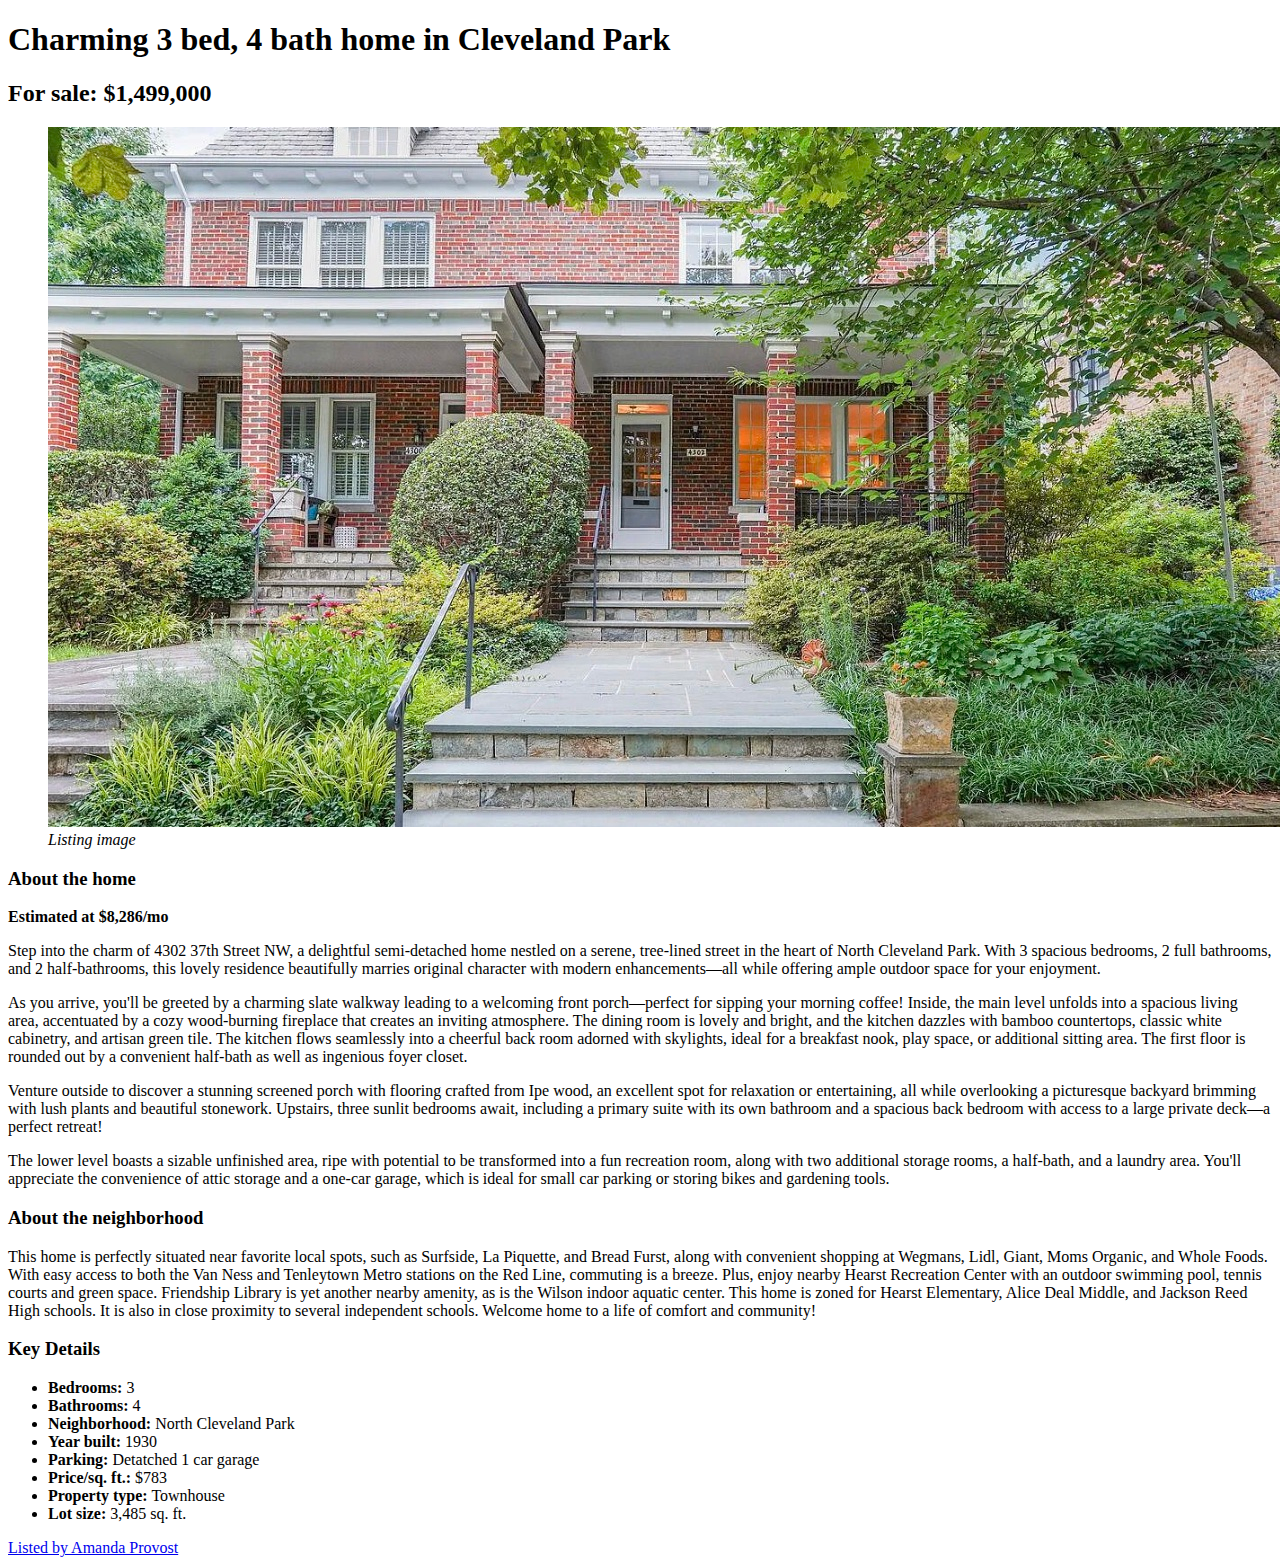
<file: projects/realestate/index.html>
<!DOCTYPE html>
<html lang="en">

<head>
    <meta charset="UTF-8">
    <meta name="viewport" content="width=device-width, initial-scale=1.0">
    <title>Charming 3 bed, 4 bath home in Cleveland Park</title>
    <meta name="description" content="">
</head>

<body>
    <header>
        <h1>Charming 3 bed, 4 bath home in Cleveland Park</h1>
        <h2>For sale: $1,499,000</h2>
        <figure>
            <img src="images/htmlproj-realehouse.jpeg"
                alt="A classic red brick home with a modern glass dorr and luxurious wrapping front portch.">
            <figcaption><i>Listing image</i></figcaption>
        </figure>
    </header>
    <main>
        <section>
            <h3>About the home</h3>
            <p> <strong>Estimated at $8,286/mo</strong></p>
            <p>Step into the charm of 4302 37th Street NW, a delightful semi-detached home nestled on a serene,
                tree-lined street in the heart of North Cleveland Park. With 3 spacious bedrooms, 2 full bathrooms, and
                2 half-bathrooms, this lovely residence beautifully marries original character with modern
                enhancements—all while offering ample outdoor space for your enjoyment.</p>
            <p>As you arrive, you'll be greeted by a charming slate walkway leading to a welcoming front porch—perfect
                for sipping your morning coffee! Inside, the main level unfolds into a spacious living area, accentuated
                by a cozy wood-burning fireplace that creates an inviting atmosphere. The dining room is lovely and
                bright, and the kitchen dazzles with bamboo countertops, classic white cabinetry, and artisan green
                tile. The kitchen flows seamlessly into a cheerful back room adorned with skylights, ideal for a
                breakfast nook, play space, or additional sitting area. The first floor is rounded out by a convenient
                half-bath as well as ingenious foyer closet.</p>
            <p>Venture outside to discover a stunning screened porch with flooring crafted from Ipe wood, an excellent
                spot for relaxation or entertaining, all while overlooking a picturesque backyard brimming with lush
                plants and beautiful stonework. Upstairs, three sunlit bedrooms await, including a primary suite with
                its own bathroom and a spacious back bedroom with access to a large private deck—a perfect retreat!</p>
            <p>The lower level boasts a sizable unfinished area, ripe with potential to be transformed into a fun
                recreation room, along with two additional storage rooms, a half-bath, and a laundry area. You'll
                appreciate the convenience of attic storage and a one-car garage, which is ideal for small car parking
                or storing bikes and gardening tools.</p>

            </p>
        </section>
        <section>
            <h3>About the neighborhood</h3>
            <p>This home is perfectly situated near favorite local spots, such as Surfside, La Piquette, and Bread
                Furst, along with convenient shopping at Wegmans, Lidl, Giant, Moms Organic, and Whole Foods. With easy
                access to both the Van Ness and Tenleytown Metro stations on the Red Line, commuting is a breeze. Plus,
                enjoy nearby Hearst Recreation Center with an outdoor swimming pool, tennis courts and green space.
                Friendship Library is yet another nearby amenity, as is the Wilson indoor aquatic center. This home is
                zoned for Hearst Elementary, Alice Deal Middle, and Jackson Reed High schools. It is also in close
                proximity to several independent schools. Welcome home to a life of comfort and community!</p>
        </section>
        <section>
            <h3>Key Details</h3>
            <ul>
                <li><b>Bedrooms:</b> 3</li>
                <li><b>Bathrooms:</b> 4</li>
                <li><b>Neighborhood:</b> North Cleveland Park</li>
                <li><b>Year built:</b> 1930</li>
                <li><b>Parking:</b> Detatched 1 car garage</li>
                <li><b>Price/sq. ft.:</b> $783</li>
                <li><b>Property type:</b> Townhouse</li>
                <li><b>Lot size:</b> 3,485 sq. ft.</li>
            </ul>
        </section>
    </main>
    <footer>
        <a href="https://www.zillow.com/homedetails/4302-37th-St-NW-Washington-DC-20008/449708_zpid/">Listed by Amanda
            Provost</a>
    </footer>
</body>

</html>
</file>
<file: site/css/style.css>
section {
    border: 2px solid black;
}
</file>
<file: projects/business-page/css/style.css>
header {
    font-family: "Barrio", sans-serif;
    font-weight: 400;
    font-style: normal;
    margin: 0;
    padding: 0;
    color: black;
}

body {
    font-family: "Poppins", sans-serif;
}

h1 {
    font-family: "Barrio", sans-serif;
    font-weight: 400;
    font-style: normal;
    margin: 0;
    padding: 0;
    color: black;
}

h2 {
    font-family: "DM Serif Text", sans-serif;
    font-weight: 400;
    font-style: normal;
    margin: 0;
    padding: 0;
    color: blue
}

h3 {
    font-family: "DM Serif Text", sans-serif;
    font-weight: 400;
    font-style: normal;
    margin: 0;
    padding: 0;
    color: violet
}

p {
    font-family: "DM Serif Text", sans-serif;
    font-weight: 400;
    font-style: normal;
    margin: 0;
    padding: 0;
    color: darkblue;
}
</file>
<file: projects/midterm/css/style.css>
body {
    font-family: "Inter Tight", sans-serif;
    font-size: 16px;
    line-height: 1.6;
    color: #030301;
    background: #FDEFD7;
}

.container {
    width: 45%;
    margin: 0 auto;
}

header .container {
    text-align: center;
    padding-top: 75px;
}

header img {
    padding-top: 20px;
}

.container-fluid {
    width: 85%;
}

p.subhead {
    font-style: italic;
    font-weight: 300;
    padding-bottom: 30px;
}

p.byline {
    font-size: .85em;
    font-weight: 300;
    padding-bottom: 20px;
}

p {
    margin: 30px;
}

header h1 {
    font-size: 4em;
    font-weight: 800;
}

.wannabe {
    font-weight: 500;
    color: #116AB3;
}

.scrubs {
    font-weight: 500;
    color: #AD1A64;
}

.chart-hed {
    font-size: 2em;
    font-weight: 500;
    padding-top: 50px;
    padding-bottom: 15px;
}

.chart-hed-wild {
    font-size: 2em;
    font-weight: 500;
    padding-top: 50px;
    padding-bottom: 50px;
}

.diggity {
    color: #AD1A64;
}

.chart-subhed {
    color: #AD1A64;
    font-weight: 500;
}

@media (max-width: 950px) {

    .container,
    .container-fluid {
        width: 75%;
    }

    .chart p {
        padding-top: 1em;
        font-size: 1.25em;
        text-align: center;
    }
}

@media (max-width: 556px) {

    .container,
    .container-fluid {
        width: 95%;
    }

    h1 {
        font-size: smaller;
    }

    .chart-hed {
        font-size: 1.75em;
        padding-top: 1em;
        padding-bottom: 1em;
    }

    .chart img {
        padding: 2em;
    }
}

a {
    color: #030301;
}

.these-songs {
    color: #116AB3;
}

.candidate {
    color: #08706F;
}

.all-life {
    color: #E94613;
}

.meant-me {
    color: #E94613;
}

footer {
    margin: 75px;
}
</file>
